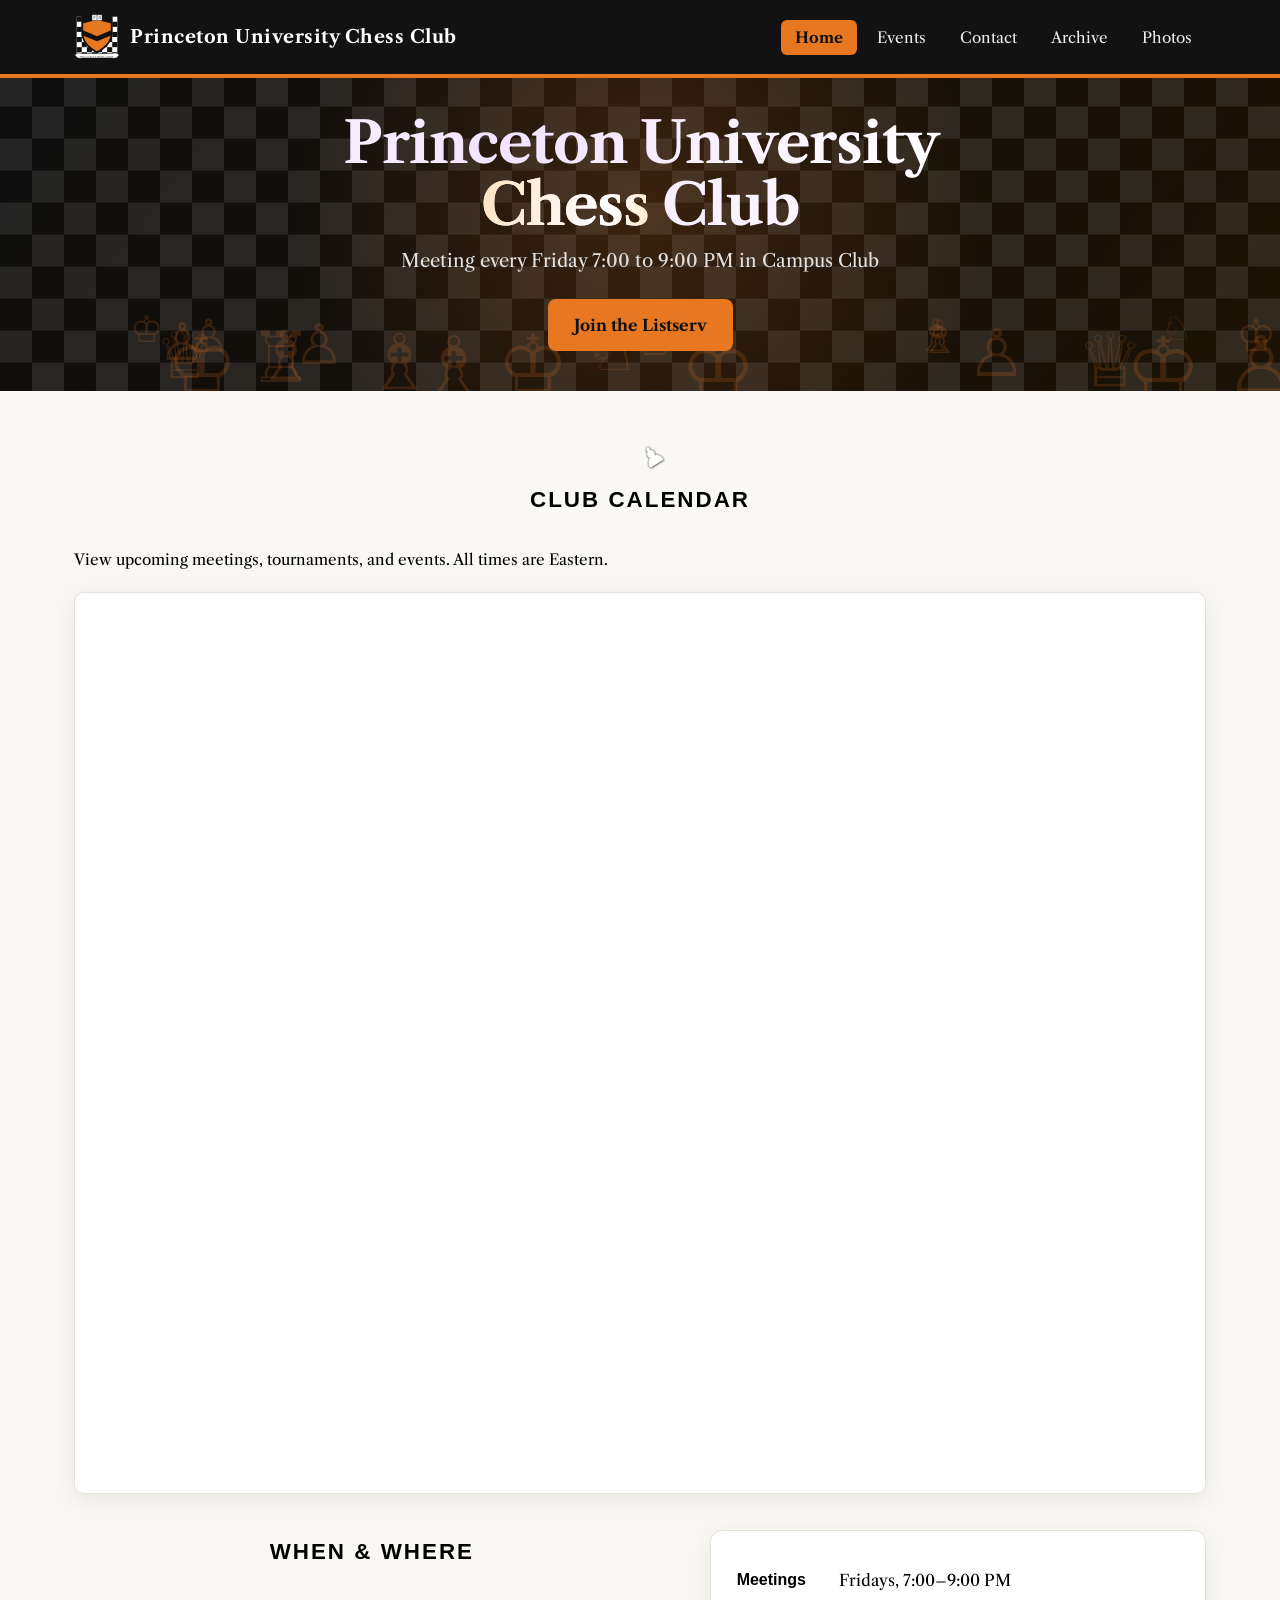
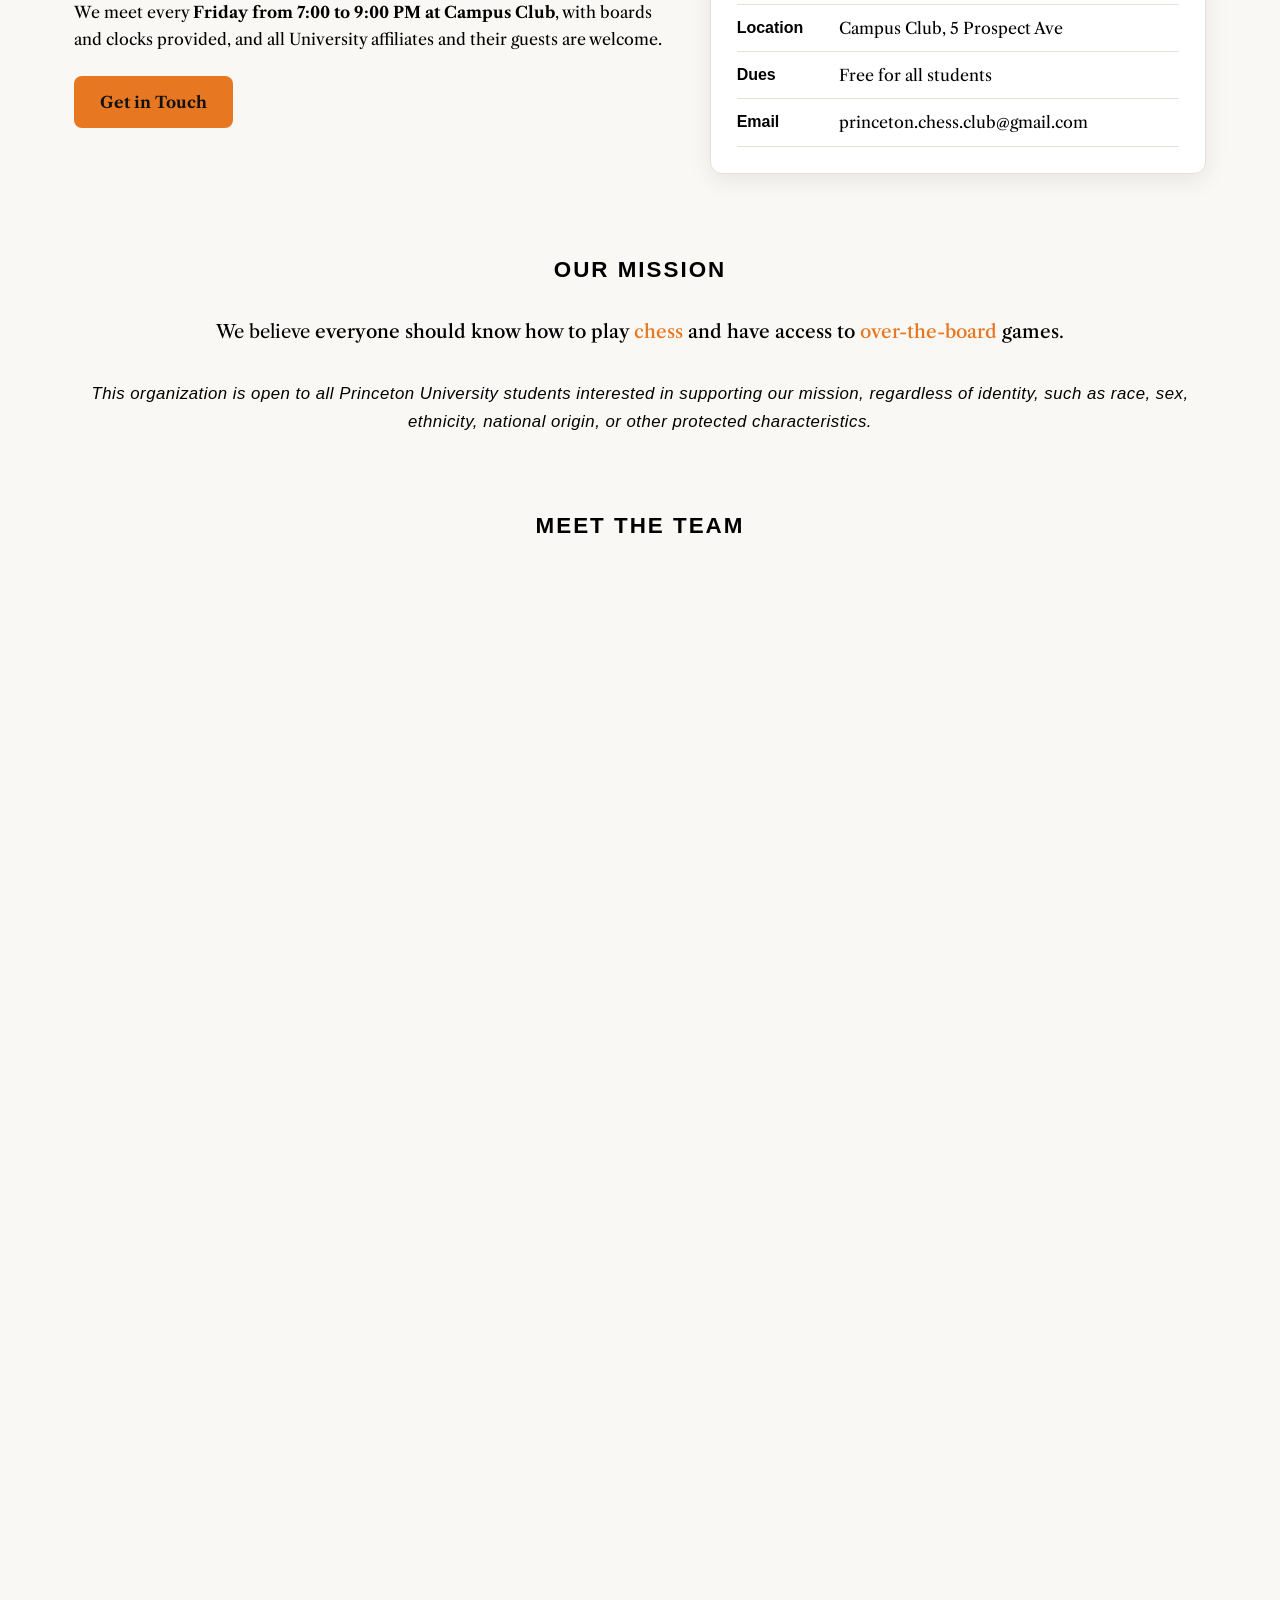
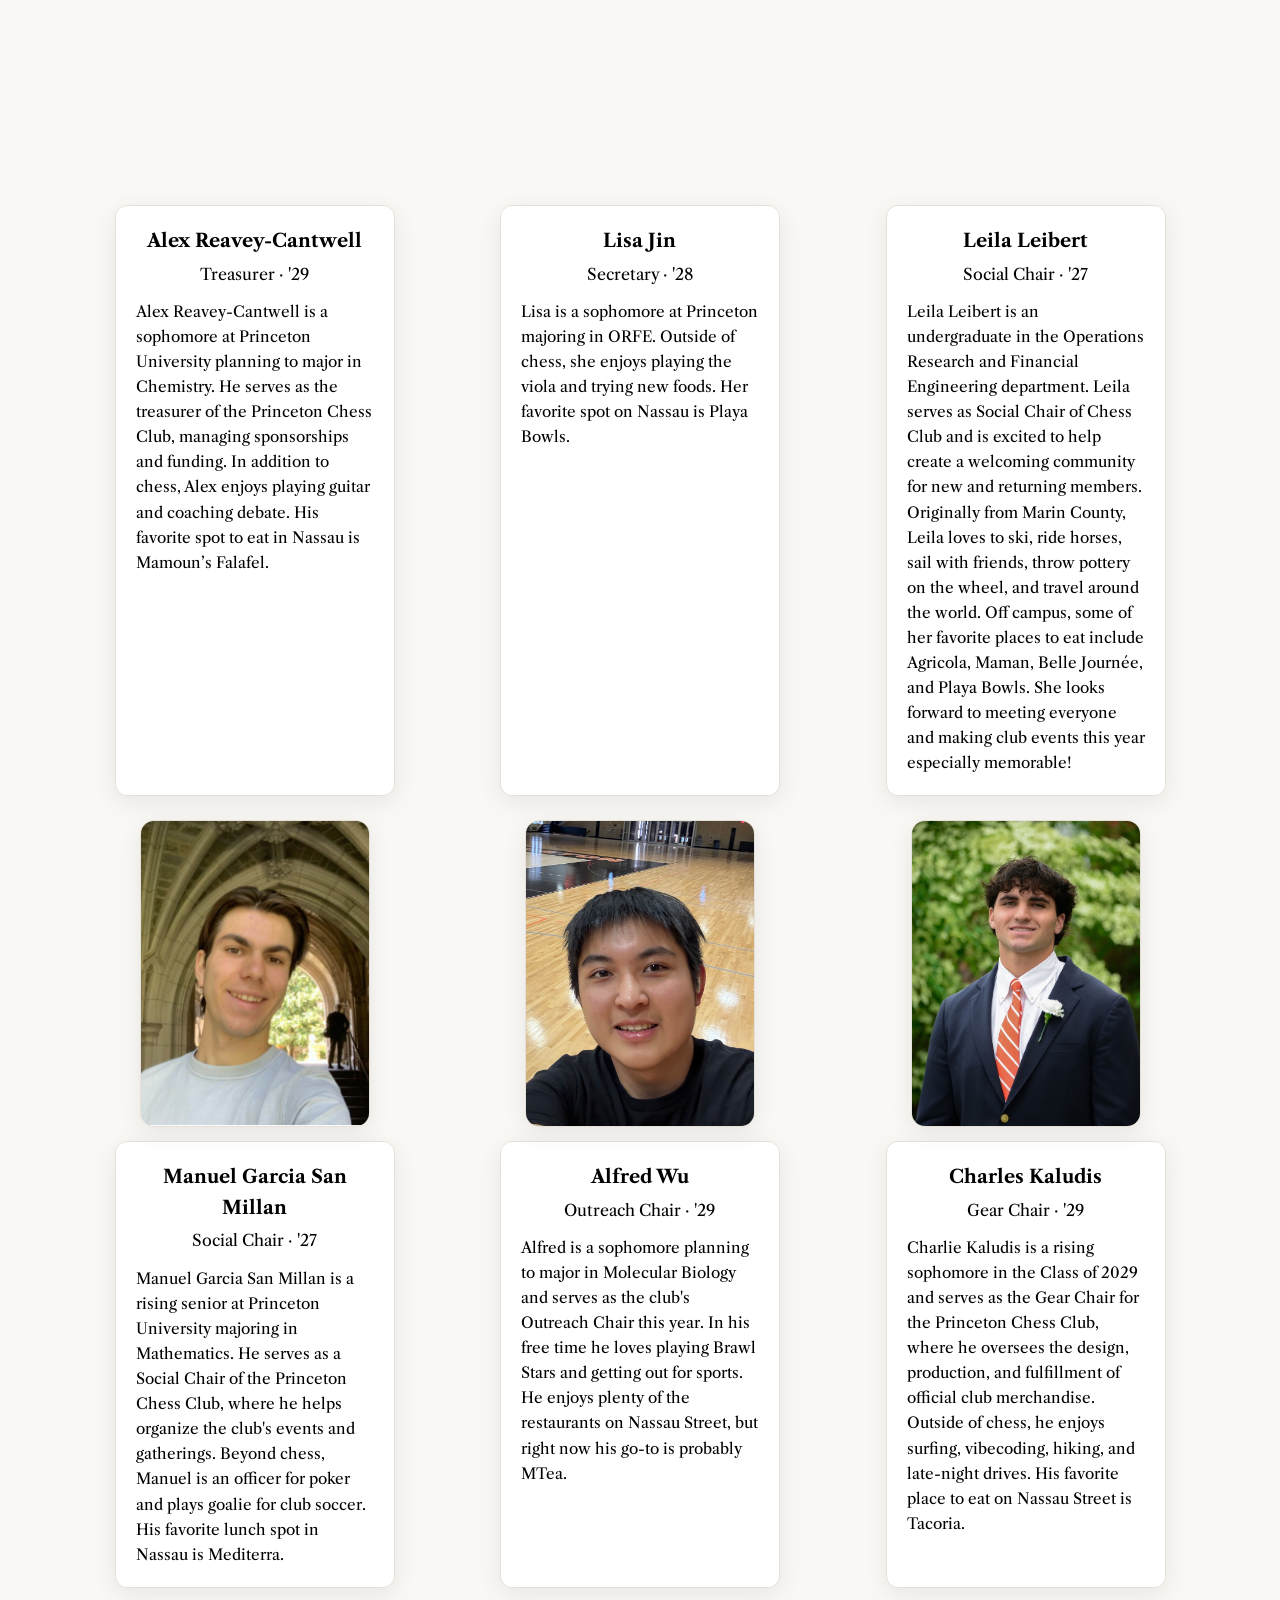
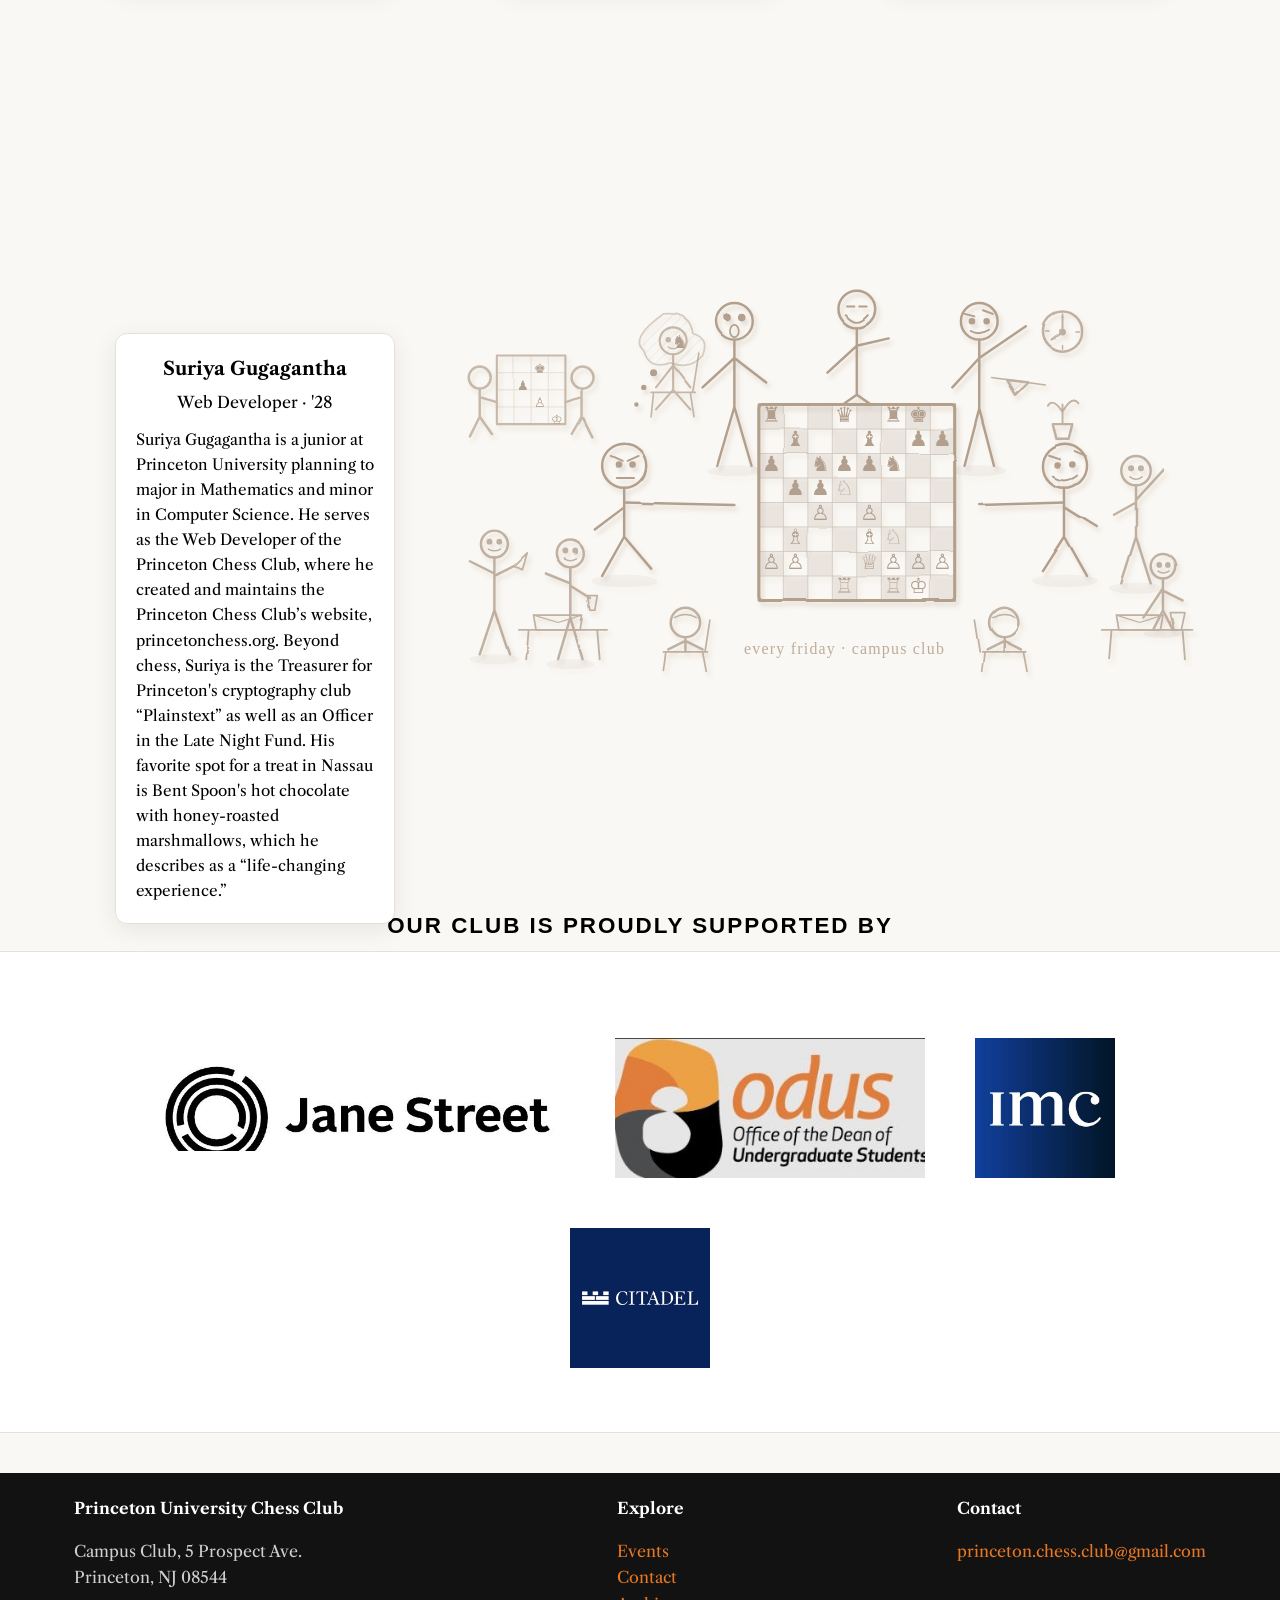
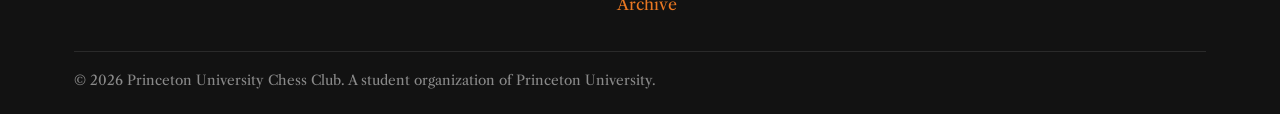
<file: index.html>
<!DOCTYPE html>
<!--
  HOME PAGE  (index.html)
  =======================
  This is the page that loads when someone visits the site root.
  Structure, top to bottom:
    - <nav>      the navigation bar (same on every page)
    - <header>   the animated "hero" banner
    - Mission    who we are / what we stand for
    - Sponsors   the two supporter logos (pulled from the original site)
    - Officers   "Meet the team" cards
    - Meetings   when/where + how to join the listserv
    - <footer>   address + contact (same on every page)
  All styling lives in styles.css; all behaviour lives in script.js.
-->
<html lang="en">
<head>
<meta charset="UTF-8">
<meta name="viewport" content="width=device-width, initial-scale=1">
<title>Princeton University Chess Club</title>
<link rel="stylesheet" href="styles.css">
</head>
<body>

<!-- NAVIGATION BAR — these four links mirror the original site.
     The link for the current page gets class="active" so it's highlighted. -->
<nav class="nav">
  <div class="nav-inner">
    <a href="index.html" class="nav-brand"><img class="brand-logo" src="logo.svg" alt="Princeton Chess Club logo"> Princeton University Chess Club</a>
    <button class="nav-toggle" aria-label="Menu">&#9776;</button>
    <ul class="nav-links">
      <li><a href="index.html" class="active">Home</a></li>
      <li><a href="events.html">Events</a></li>
      <li><a href="contact.html">Contact</a></li>
      <li><a href="archive.html">Archive</a></li>
      <li><a href="photos.html">Photos</a></li>
    </ul>
  </div>
</nav>

<!-- HERO — the animated banner. The orange "Chess" is the shimmering word. -->
<header class="hero">
  <h1>Princeton University<br><span class="shimmer">Chess</span> Club</h1>
  <p>Meeting every Friday 7:00 to 9:00 PM in Campus Club</p>
  <a href="contact.html" class="btn">Join the Listserv</a>
</header>

<!-- Decorative wavy divider between the dark hero and the light page -->
<svg class="wave" viewBox="0 0 1440 70" preserveAspectRatio="none" aria-hidden="true">
  <path d="M0,40 C240,80 480,0 720,30 C960,60 1200,10 1440,40 L1440,70 L0,70 Z"></path>
</svg>

<main>
<!-- Curvy "spine" SVG path that snakes top-to-bottom through the subheaders.
     The path is drawn by script.js so it always tracks the real header positions. -->
<svg class="spine" aria-hidden="true" preserveAspectRatio="none">
  <path class="spine-path" d=""></path>
</svg>

<!-- GOOGLE CALENDAR -->
<section class="container" style="padding-top:18px;padding-bottom:18px;">
  <h2 class="section-title">Club Calendar</h2>
  <p class="calendar-subtitle">View upcoming meetings, tournaments, and events. All times are Eastern.</p>
  <div class="calendar-wrapper">
    <iframe
      src="https://calendar.google.com/calendar/embed?src=princeton.chess.club%40gmail.com&ctz=America%2FNew_York&showTitle=0&showNav=1&showDate=1&showPrint=0&showTabs=1&showCalendars=0&showTz=1&mode=MONTH"
      class="calendar-embed"
      style="width:100%;height:900px;border:0;"
      width="100%"
      height="900"
      frameborder="0"
      scrolling="no"
      title="Princeton Chess Club Google Calendar"
    ></iframe>
  </div>
</section>

<!-- MEETINGS + JOIN -->
<section class="container" style="padding-top:18px;">
  <div class="split">
    <div>
      <p class="eyebrow">Come By</p>
      <h2 class="section-title">When &amp; where</h2>
      <p>We meet every <b>Friday from 7:00 to 9:00 PM at Campus Club</b>, with boards and clocks provided, and all University affiliates and their guests are welcome.</p>
      <a href="contact.html" class="btn" style="margin-top:8px;">Get in Touch</a>
    </div>
    <div class="card">
      <ul class="info-list">
        <li><b>Meetings</b><span>Fridays, 7:00&ndash;9:00 PM</span></li>
        <li><b>Location</b><span>Campus Club, 5 Prospect Ave</span></li>
        <li><b>Dues</b><span>Free for all students</span></li>
        <li><b>Email</b><span>princeton.chess.club@gmail.com</span></li>
      </ul>
    </div>
  </div>
</section>

<!-- MISSION SECTION -->
<section class="container" id="mission" style="padding-top:18px;padding-bottom:18px;">
  <h2 class="section-title">Our mission</h2>
  <p class="mission-statement">
    We believe <b>everyone should know how to play <span class="accent">chess</span> and have access to <span class="accent">over-the-board</span>&nbsp;games</b>.
  </p>

  <p class="section-sub" style="margin-top:34px; font-style:italic;">
    This organization is open to all Princeton University students interested in supporting our mission,
    regardless of identity, such as race, sex, ethnicity, national origin, or other protected characteristics.
  </p>
</section>

<!-- OFFICERS — the current board. Cards use class="tilt" for the 3D hover effect.
     Most use a monogram avatar; Oren has a real photo from the original site. -->
<section class="container" style="padding-top:18px;padding-bottom:18px;">
  <h2 class="section-title">Meet the team</h2>

  <div class="grid cols-3">
    <div class="member-stack tilt">
      <div class="photo-frame member-photo">
        <img class="photo" data-label="Merric Hu" src="images/merric-hu.jpg" alt="Merric Hu">
      </div>
      <div class="card member-info">
        <h3>Merric Hu</h3><div class="role">Co-President &middot; '28</div>
        <p class="bio">Merric is an ORFE major in Princeton's Class of 2028 and serves as Co-President for the Princeton Chess Club. Outside of chess, he enjoys golfing, playing tennis, and running. His favorite place to eat on Nassau is SC House.</p>
      </div>
    </div>
    <div class="member-stack tilt">
      <div class="photo-frame member-photo">
        <img class="photo" data-label="Steve Ta" src="steve.jpg" alt="Steve Ta" style="object-position: 72% 60%;">
      </div>
      <div class="card member-info">
        <h3>Steve Ta</h3><div class="role">Co-President &middot; '28</div>
        <p class="bio">Steve Ta is a Computer Science major in the Class of 2028 and serves as Co-President of the Princeton Chess Club. Outside of chess, he enjoys soccer, GPT, and Claude-maxxing. His favorite place on Nassau Street is SC House.</p>
      </div>
    </div>
    <div class="member-stack tilt">
      <div class="photo-frame member-photo">
        <img class="photo" data-label="Quinn Blumenthal" src="images/princeton-blitz.jpg" alt="Quinn Blumenthal">
      </div>
      <div class="card member-info">
        <h3>Quinn Blumenthal</h3><div class="role">Vice President &middot; '28</div>
        <p class="bio">Quinn Blumenthal is a junior at Princeton University majoring in Physics with a minor in Statistics and Machine Learning. He is the Vice President of the Princeton Chess Club and teaches chess classes at the Princeton Adult School. Along with chess, Quinn plays percussion in the African Music Ensembles and is on the executive board of Sunrise Princeton, where he works on local climate activism and environmental justice efforts. He also enjoys running, cycling, swimming, and otherwise spending time outdoors.</p>
      </div>
    </div>
    <div class="member-stack tilt">
      <div class="photo-frame member-photo">
        <img class="photo" data-label="Alex Reavey-Cantwell" src="alex.png" alt="Alex Reavey-Cantwell">
      </div>
      <div class="card member-info">
        <h3>Alex Reavey-Cantwell</h3><div class="role">Treasurer &middot; '29</div>
        <p class="bio">Alex Reavey-Cantwell is a sophomore at Princeton University planning to major in Chemistry. He serves as the treasurer of the Princeton Chess Club, managing sponsorships and funding. In addition to chess, Alex enjoys playing guitar and coaching debate. His favorite spot to eat in Nassau is Mamoun&rsquo;s Falafel.</p>
      </div>
    </div>
    <div class="member-stack tilt">
      <div class="photo-frame member-photo">
        <img class="photo" data-label="Lisa Jin" src="lisa.jpg" alt="Lisa Jin">
      </div>
      <div class="card member-info">
        <h3>Lisa Jin</h3><div class="role">Secretary &middot; '28</div>
        <p class="bio">Lisa is a sophomore at Princeton majoring in ORFE. Outside of chess, she enjoys playing the viola and trying new foods. Her favorite spot on Nassau is Playa Bowls.</p>
      </div>
    </div>
    <div class="member-stack tilt">
      <div class="photo-frame member-photo">
        <img class="photo" data-label="Leila Leibert" src="IMG_0847.jpeg" alt="Leila Leibert" style="object-position: center 60%;">
      </div>
      <div class="card member-info">
        <h3>Leila Leibert</h3><div class="role">Social Chair &middot; '27</div>
        <p class="bio">Leila Leibert is an undergraduate in the Operations Research and Financial Engineering department. Leila serves as Social Chair of Chess Club and is excited to help create a welcoming community for new and returning members. Originally from Marin County, Leila loves to ski, ride horses, sail with friends, throw pottery on the wheel, and travel around the world. Off campus, some of her favorite places to eat include Agricola, Maman, Belle Journ&eacute;e, and Playa Bowls. She looks forward to meeting everyone and making club events this year especially memorable!</p>
      </div>
    </div>
    <div class="member-stack tilt">
      <div class="photo-frame member-photo">
        <img class="photo" data-label="Manuel Garcia San Millan" src="manuel.png" alt="Manuel Garcia San Millan">
      </div>
      <div class="card member-info">
        <h3>Manuel Garcia San Millan</h3><div class="role">Social Chair &middot; '27</div>
        <p class="bio">Manuel Garcia San Millan is a rising senior at Princeton University majoring in Mathematics. He serves as a Social Chair of the Princeton Chess Club, where he helps organize the club's events and gatherings. Beyond chess, Manuel is an officer for poker and plays goalie for club soccer. His favorite lunch spot in Nassau is Mediterra.</p>
      </div>
    </div>
    <div class="member-stack tilt">
      <div class="photo-frame member-photo">
        <img class="photo" data-label="Alfred Wu" src="alfred.jpg" alt="Alfred Wu">
      </div>
      <div class="card member-info">
        <h3>Alfred Wu</h3><div class="role">Outreach Chair &middot; '29</div>
        <p class="bio">Alfred is a sophomore planning to major in Molecular Biology and serves as the club's Outreach Chair this year. In his free time he loves playing Brawl Stars and getting out for sports. He enjoys plenty of the restaurants on Nassau Street, but right now his go-to is probably MTea.</p>
      </div>
    </div>
    <div class="member-stack tilt">
      <div class="photo-frame member-photo">
        <img class="photo" data-label="Charles Kaludis" src="charlie.jpg" alt="Charles Kaludis">
      </div>
      <div class="card member-info">
        <h3>Charles Kaludis</h3><div class="role">Gear Chair &middot; '29</div>
        <p class="bio">Charlie Kaludis is a rising sophomore in the Class of 2029 and serves as the Gear Chair for the Princeton Chess Club, where he oversees the design, production, and fulfillment of official club merchandise. Outside of chess, he enjoys surfing, vibecoding, hiking, and late-night drives. His favorite place to eat on Nassau Street is Tacoria.</p>
      </div>
    </div>
    <div class="member-stack tilt">
      <div class="photo-frame member-photo">
        <img class="photo" data-label="Suriya Gugagantha" src="suriya.jpg" alt="Suriya Gugagantha">
      </div>
      <div class="card member-info">
        <h3>Suriya Gugagantha</h3><div class="role">Web Developer &middot; '28</div>
        <p class="bio">Suriya Gugagantha is a junior at Princeton University planning to major in Mathematics and minor in Computer Science. He serves as the Web Developer of the Princeton Chess Club, where he created and maintains the Princeton Chess Club&rsquo;s website, princetonchess.org. Beyond chess, Suriya is the Treasurer for Princeton's cryptography club &ldquo;Plainstext&rdquo; as well as an Officer in the Late Night Fund. His favorite spot for a treat in Nassau is Bent Spoon's hot chocolate with honey-roasted marshmallows, which he describes as a &ldquo;life-changing experience.&rdquo;</p>
      </div>
    </div>

    <!-- Etched stick-figure scene filling the empty cells beside Suriya.
         Inline SVG line-art with a hand-drawn jitter filter and multiply blend
         so it sinks into the page's gradients and the spine line rather than
         sitting on top like a pasted image. -->
    <figure class="etch-scene" aria-label="A sketch of a lively chess club meeting around a board mid-game">
      <svg viewBox="-70 0 600 340" xmlns="http://www.w3.org/2000/svg" role="img">
        <defs>
          <filter id="pencil" x="-18%" y="-18%" width="136%" height="136%">
            <feTurbulence type="fractalNoise" baseFrequency="0.018 0.015" numOctaves="2" seed="7" result="n"/>
            <feDisplacementMap in="SourceGraphic" in2="n" scale="2.1" xChannelSelector="R" yChannelSelector="G"/>
            <feDropShadow dx="2.4" dy="3.4" stdDeviation="1.8" flood-color="#5a3a1c" flood-opacity="0.3"/>
          </filter>
          <pattern id="hatch" width="6" height="6" patternTransform="rotate(45)" patternUnits="userSpaceOnUse">
            <line x1="0" y1="0" x2="0" y2="6" stroke="currentColor" stroke-width="0.9" opacity="0.5"/>
          </pattern>
          <!-- checkerboard shading: two translucent squares tiled across the board -->
          <pattern id="board" width="40" height="40" patternUnits="userSpaceOnUse" patternTransform="translate(170 118)">
            <rect width="20" height="20" fill="currentColor" opacity="0.16"/>
            <rect x="20" y="20" width="20" height="20" fill="currentColor" opacity="0.16"/>
          </pattern>
        </defs>

        <g class="etch-ink" filter="url(#pencil)" fill="none"
           stroke="currentColor" stroke-width="2" stroke-linecap="round" stroke-linejoin="round">

          <!-- ground shadows for dimension (drawn first, so they sit underneath) -->
          <g stroke="none" fill="currentColor" opacity="0.1">
            <ellipse cx="60" cy="262" rx="27" ry="5"/>
            <ellipse cx="420" cy="262" rx="27" ry="5"/>
            <ellipse cx="150" cy="172" rx="22" ry="4.5"/>
            <ellipse cx="350" cy="172" rx="22" ry="4.5"/>
            <ellipse cx="478" cy="268" rx="22" ry="4.5"/>
            <ellipse cx="-46" cy="326" rx="20" ry="4"/>
            <ellipse cx="16" cy="330" rx="20" ry="4"/>
            <ellipse cx="500" cy="305" rx="16" ry="3.5"/>
          </g>

          <!-- ===== the board ===== -->
          <rect x="170" y="118" width="160" height="160" fill="url(#board)"/>
          <rect x="170" y="118" width="160" height="160" rx="3" stroke-width="2.4"/>
          <!-- grid lines -->
          <g stroke-width="0.6" opacity="0.55">
            <line x1="190" y1="118" x2="190" y2="278"/><line x1="210" y1="118" x2="210" y2="278"/>
            <line x1="230" y1="118" x2="230" y2="278"/><line x1="250" y1="118" x2="250" y2="278"/>
            <line x1="270" y1="118" x2="270" y2="278"/><line x1="290" y1="118" x2="290" y2="278"/>
            <line x1="310" y1="118" x2="310" y2="278"/>
            <line x1="170" y1="138" x2="330" y2="138"/><line x1="170" y1="158" x2="330" y2="158"/>
            <line x1="170" y1="178" x2="330" y2="178"/><line x1="170" y1="198" x2="330" y2="198"/>
            <line x1="170" y1="218" x2="330" y2="218"/><line x1="170" y1="238" x2="330" y2="238"/>
            <line x1="170" y1="258" x2="330" y2="258"/>
          </g>

          <!-- ===== seated player, LEFT (deep in concentration) ===== -->
          <circle cx="60" cy="168" r="18"/>
          <path d="M60 186 L60 226 M60 226 L42 258 M60 226 L82 252"/>
          <path d="M60 198 L150 200 M60 202 L36 220"/>
          <g class="face furrow">
            <path d="M49 160 L58 164 M71 160 L62 164" stroke-width="1.6"/>
            <circle cx="55" cy="167" r="1.7" fill="currentColor"/><circle cx="66" cy="167" r="1.7" fill="currentColor"/>
            <path d="M54 178 L68 178" stroke-width="1.6"/>
          </g>

          <!-- ===== seated player, RIGHT (confident smirk, talking) ===== -->
          <circle cx="420" cy="168" r="18"/>
          <path d="M420 186 L420 226 M420 226 L402 254 M420 226 L438 258"/>
          <path d="M420 198 L350 200 M420 202 L446 218"/>
          <g class="face talk">
            <path d="M407 159 L416 162 M428 156 L437 160" stroke-width="1.6"/>
            <circle cx="414" cy="167" r="1.7" fill="currentColor"/><circle cx="426" cy="167" r="1.7" fill="currentColor"/>
            <path d="M410 176 Q420 184 430 176" stroke-width="1.6"/>
          </g>

          <!-- ===== onlooker, top-left (gasping "wow") ===== -->
          <circle cx="150" cy="50" r="15"/>
          <path d="M150 65 L150 120 M150 120 L136 168 M150 120 L164 168 M150 80 L124 104 M150 80 L176 100"/>
          <g class="face">
            <circle cx="144" cy="47" r="2.1" fill="currentColor"/><circle cx="156" cy="47" r="2.1" fill="currentColor"/>
            <ellipse class="gasp" cx="150" cy="58" rx="3.6" ry="5" stroke-width="1.4"/>
          </g>

          <!-- ===== onlooker, top-centre (big grin, blinking) ===== -->
          <circle cx="250" cy="40" r="15"/>
          <path d="M250 55 L250 110 M250 110 L240 117 M250 110 L260 117 M250 70 L226 92 M250 70 L276 64"/>
          <g class="face">
            <g class="blink"><path d="M242 38 L248 38 M252 38 L258 38" stroke-width="1.6"/></g>
            <path d="M241 45 Q250 56 259 45" stroke-width="1.6"/>
          </g>

          <!-- ===== onlooker, top-right (raised brow, pointing) ===== -->
          <circle cx="350" cy="50" r="15"/>
          <path d="M350 65 L350 122 M350 122 L338 168 M350 122 L362 168 M350 80 L328 104 M350 80 L388 54"/>
          <g class="face">
            <path d="M338 44 L346 46" stroke-width="1.6"/><path d="M353 41 L361 44" stroke-width="1.6"/>
            <circle cx="344" cy="50" r="1.7" fill="currentColor"/><circle cx="356" cy="50" r="1.7" fill="currentColor"/>
            <path d="M343 58 Q350 62 358 57" stroke-width="1.5"/>
          </g>

          <!-- guy sitting & watching in the background, now on a chair -->
          <g opacity="0.72" stroke-width="1.7">
            <!-- chair -->
            <path d="M82 108 L118 108 M116 108 L121 76 M84 108 L82 128 M114 108 L117 128" stroke-width="1.4"/>
            <circle cx="100" cy="66" r="11"/>
            <path d="M100 77 L100 106 M100 106 L86 122 M100 106 L114 122"/>
            <path d="M100 86 L86 104 M100 86 L114 104"/>
            <circle cx="96" cy="65" r="1.4" fill="currentColor"/><circle cx="104" cy="65" r="1.4" fill="currentColor"/>
            <path d="M96 71 Q100 74 104 71" stroke-width="1.2"/>
          </g>

          <!-- thought bubble (knight) belonging to the LEFT player, deep in thought -->
          <g stroke-width="1.4">
            <path d="M92 44 q22 -2 24 16 q14 4 8 18 q-10 12 -26 6 q-18 6 -22 -10 q-12 -10 16 -30 Z" fill="url(#hatch)" opacity="0.5"/>
            <circle cx="84" cy="92" r="2.2" fill="currentColor"/><circle cx="76" cy="104" r="1.5" fill="currentColor"/>
            <circle cx="70" cy="118" r="1.1" fill="currentColor"/>
          </g>

          <!-- two spectators in chairs flanking the caption, seen from behind -->
          <g opacity="0.8">
            <!-- left spectator, clear of the caption text -->
            <path d="M92 320 L128 320 M126 320 L130 294 M94 320 L92 336 M124 320 L127 336" stroke-width="1.4"/>
            <circle cx="110" cy="296" r="12"/>
            <path d="M110 308 L110 320 M110 311 L96 318 M110 311 L124 318"/>
            <path d="M101 292 Q110 287 119 292" stroke-width="1.2"/><!-- back of head / collar -->
            <!-- right spectator, clear of the caption text -->
            <path d="M352 320 L388 320 M350 320 L346 294 M354 320 L352 336 M386 320 L389 336" stroke-width="1.4"/>
            <circle cx="370" cy="296" r="12"/>
            <path d="M370 308 L370 320 M370 311 L356 318 M370 311 L384 318"/>
            <path d="M361 292 Q370 287 379 292" stroke-width="1.2"/>
          </g>

          <!-- props filling the upper-right: wall clock, pennant & a plant -->
          <g opacity="0.8">
            <!-- clock reading ~7:00 (meeting time) -->
            <circle cx="418" cy="58" r="16"/>
            <circle cx="418" cy="58" r="1.8" fill="currentColor"/>
            <path d="M418 58 L418 46 M418 58 L409 65" stroke-width="1.6"/>
            <path d="M418 44 L418 47 M432 58 L429 58 M418 72 L418 69 M404 58 L407 58" stroke-width="1.2"/>
            <!-- little pennant on a string -->
            <path d="M360 96 L404 102" stroke-width="1.2"/>
            <path d="M372 98 L390 100 L379 110 Z" fill="url(#hatch)"/>
            <!-- potted plant -->
            <path d="M410 134 L426 134 L423 146 L413 146 Z"/>
            <path d="M418 134 L418 118 M418 124 Q410 112 406 119 M418 124 Q426 110 431 117" stroke-width="1.5"/>
          </g>

          <!-- a SECOND game going on in the background (upper-left), smaller -->
          <g opacity="0.7">
            <rect x="-44" y="78" width="56" height="56" stroke-width="1.7"/>
            <g stroke-width="0.6" opacity="0.5">
              <path d="M-30 78 L-30 134 M-16 78 L-16 134 M-2 78 L-2 134"/>
              <path d="M-44 92 L12 92 M-44 106 L12 106 M-44 120 L12 120"/>
            </g>
            <circle cx="-58" cy="96" r="9"/>
            <path d="M-58 105 L-58 128 M-58 128 L-66 144 M-58 128 L-48 142 M-58 112 L-44 116"/>
            <circle cx="26" cy="96" r="9"/>
            <path d="M26 105 L26 128 M26 128 L18 142 M26 128 L34 144 M26 112 L12 116"/>
          </g>

          <!-- friends hanging out & eating (lower-left), pizza on a side table -->
          <g opacity="0.8">
            <!-- standing friend with a pizza slice -->
            <circle cx="-46" cy="232" r="11"/>
            <path d="M-46 243 L-46 286 M-46 286 L-58 322 M-46 286 L-34 322 M-46 256 L-66 246 M-46 258 L-30 250"/>
            <path d="M-30 250 L-20 240 L-24 253 Z" stroke-width="1.4"/><!-- slice -->
            <circle cx="-50" cy="230" r="1.4" fill="currentColor"/><circle cx="-42" cy="230" r="1.4" fill="currentColor"/>
            <path d="M-51 236 Q-46 239 -41 236" stroke-width="1.2"/>
            <!-- friend with a drink, chatting -->
            <circle cx="16" cy="240" r="11"/>
            <path d="M16 251 L16 292 M16 292 L6 326 M16 292 L26 326 M16 264 L-4 256 M16 266 L32 276"/>
            <path d="M30 274 L38 274 L36 286 L32 286 Z" stroke-width="1.4"/><!-- cup -->
            <circle cx="12" cy="238" r="1.4" fill="currentColor"/><circle cx="20" cy="238" r="1.4" fill="currentColor"/>
            <path d="M11 244 Q16 247 21 244" stroke-width="1.2"/>
            <!-- side table with an open pizza box -->
            <path d="M-26 302 L46 302 M-18 302 L-20 326 M38 302 L40 326" stroke-width="1.5"/>
            <path d="M-14 290 L26 290 L24 302 L-12 302 Z" stroke-width="1.4"/>
            <path d="M-14 290 L6 296 L26 290" stroke-width="1"/>
          </g>

          <!-- RIGHT side: a friend waving people over + a refreshments table -->
          <g opacity="0.8">
            <!-- welcomer, waving -->
            <circle cx="478" cy="172" r="12"/>
            <path d="M478 184 L478 226 M478 226 L466 264 M478 226 L490 264 M478 198 L460 208 M478 196 L500 172"/>
            <circle cx="474" cy="170" r="1.5" fill="currentColor"/><circle cx="482" cy="170" r="1.5" fill="currentColor"/>
            <path d="M473 177 Q478 181 483 177" stroke-width="1.3"/>
            <!-- person reaching for a slice -->
            <circle cx="500" cy="250" r="10"/>
            <path d="M500 260 L500 286 M500 286 L492 302 M500 286 L508 302 M500 268 L484 292 M500 270 L516 278"/>
            <circle cx="497" cy="249" r="1.3" fill="currentColor"/><circle cx="504" cy="249" r="1.3" fill="currentColor"/>
            <path d="M496 254 Q500 257 505 254" stroke-width="1.2"/>
            <!-- refreshments table with pizza box & a jug -->
            <path d="M450 302 L524 302 M458 302 L456 326 M516 302 L518 326" stroke-width="1.5"/>
            <path d="M462 290 L500 290 L498 302 L464 302 Z" stroke-width="1.4"/>
            <path d="M462 290 L481 296 L500 290" stroke-width="1"/>
            <path d="M506 288 L518 288 L515 302 L509 302 Z" stroke-width="1.4"/>
          </g>
        </g>

        <!-- ===== an intricate middlegame (Sicilian-flavoured: knight on the d5
             outpost, fianchettoed bishops, both kings castled, pawns locked) —
             outline glyphs = white, solid = black ===== -->
        <g class="etch-pieces" fill="currentColor" text-anchor="middle"
           font-family="'Segoe UI Symbol','Noto Sans Symbols2','Arial Unicode MS',serif" font-size="17">
          <!-- black pieces -->
          <text x="180" y="132">&#9820;</text><!-- Ra8 -->
          <text x="240" y="132">&#9819;</text><!-- Qd8 -->
          <text x="280" y="132">&#9820;</text><!-- Rf8 -->
          <text x="300" y="132">&#9818;</text><!-- Kg8 -->
          <text x="200" y="152">&#9821;</text><!-- Bb7 -->
          <text x="260" y="152">&#9821;</text><!-- Be7 -->
          <text x="300" y="152">&#9823;</text><!-- g7 -->
          <text x="320" y="152">&#9823;</text><!-- h7 -->
          <text x="180" y="172">&#9823;</text><!-- a6 -->
          <text x="220" y="172">&#9822;</text><!-- Nc6 -->
          <text x="240" y="172">&#9823;</text><!-- d6 -->
          <text x="260" y="172">&#9823;</text><!-- e6 -->
          <text x="280" y="172">&#9822;</text><!-- Nf6 -->
          <text x="200" y="192">&#9823;</text><!-- b5 -->
          <text x="220" y="192">&#9823;</text><!-- c5 -->
          <!-- white pieces -->
          <text x="240" y="192">&#9816;</text><!-- Nd5 outpost -->
          <text x="220" y="212">&#9817;</text><!-- c4 -->
          <text x="260" y="212">&#9817;</text><!-- e4 -->
          <text x="200" y="232">&#9815;</text><!-- Bb3 -->
          <text x="260" y="232">&#9815;</text><!-- Be3 -->
          <text x="280" y="232">&#9816;</text><!-- Nf3 -->
          <text x="180" y="252">&#9817;</text><!-- a2 -->
          <text x="200" y="252">&#9817;</text><!-- b2 -->
          <text x="260" y="252">&#9813;</text><!-- Qe2 -->
          <text x="280" y="252">&#9817;</text><!-- f2 -->
          <text x="300" y="252">&#9817;</text><!-- g2 -->
          <text x="320" y="252">&#9817;</text><!-- h2 -->
          <text x="240" y="272">&#9814;</text><!-- Rd1 -->
          <text x="280" y="272">&#9814;</text><!-- Rf1 -->
          <text x="300" y="272">&#9812;</text><!-- Kg1 -->
          <!-- background game pieces -->
          <g font-size="11">
            <text x="-9" y="92">&#9818;</text><text x="-23" y="106">&#9823;</text>
            <text x="-9" y="120">&#9817;</text><text x="5" y="134">&#9812;</text>
          </g>
        </g>

        <!-- knight glyph inside the LEFT player's thought bubble -->
        <text x="106" y="72" fill="currentColor" text-anchor="middle"
              font-family="'Segoe UI Symbol','Noto Sans Symbols2',serif" font-size="15">&#9822;</text>

        <!-- etched caption -->
        <text x="240" y="322" class="etch-caption" text-anchor="middle">every friday &middot; campus club</text>
      </svg>

      <!-- speech bubbles overlay — same viewBox so coords line up; full opacity,
           white fill + black text, popping in turn on top of the faded sketch. -->
      <svg class="etch-bubbles" viewBox="-70 0 600 340" xmlns="http://www.w3.org/2000/svg" aria-hidden="true">
        <!-- RIGHT player: "Check!" -->
        <g class="bub" style="animation-delay:0s">
          <path d="M412 126 L420 150 L424 124 Z" fill="#fff" stroke="#111" stroke-width="2"/>
          <rect x="372" y="98" width="66" height="28" rx="9" fill="#fff" stroke="#111" stroke-width="2"/>
          <text x="405" y="117">Check!</text>
        </g>
        <!-- CENTRE grinner: "Let's go!!" -->
        <g class="bub" style="animation-delay:1.7s">
          <path d="M244 104 L250 60 L256 104 Z" fill="#fff" stroke="#111" stroke-width="2"/>
          <rect x="214" y="80" width="74" height="28" rx="9" fill="#fff" stroke="#111" stroke-width="2"/>
          <text x="251" y="99">Let's go!!</text>
        </g>
        <!-- POINTING onlooker: "Mate in 3?" -->
        <g class="bub" style="animation-delay:3.4s">
          <path d="M338 30 L352 46 L330 30 Z" fill="#fff" stroke="#111" stroke-width="2"/>
          <rect x="266" y="6" width="88" height="26" rx="9" fill="#fff" stroke="#111" stroke-width="2"/>
          <text x="310" y="24">Mate in 3?</text>
        </g>
        <!-- GASP onlooker: "No way!" -->
        <g class="bub" style="animation-delay:5.1s">
          <path d="M120 34 L150 46 L122 22 Z" fill="#fff" stroke="#111" stroke-width="2"/>
          <rect x="56" y="10" width="70" height="26" rx="9" fill="#fff" stroke="#111" stroke-width="2"/>
          <text x="91" y="28">No way!</text>
        </g>
        <!-- BACKGROUND guy (silly): "When's the pizza getting here?" -->
        <g class="bub" style="animation-delay:6.8s">
          <path d="M92 122 L100 84 L108 122 Z" fill="#fff" stroke="#111" stroke-width="2"/>
          <rect x="-18" y="100" width="170" height="26" rx="9" fill="#fff" stroke="#111" stroke-width="2"/>
          <text x="67" y="118" style="font-size:11px">When's the pizza getting here?</text>
        </g>
        <!-- FRONT spectator (silly): "wait whose turn is it" -->
        <g class="bub" style="animation-delay:8.5s">
          <path d="M364 282 L370 300 L382 284 Z" fill="#fff" stroke="#111" stroke-width="2"/>
          <rect x="312" y="256" width="128" height="26" rx="9" fill="#fff" stroke="#111" stroke-width="2"/>
          <text x="376" y="274" style="font-size:11px">wait whose turn is it</text>
        </g>
        <!-- LEFT player (silly): "shhh I'm thinking" -->
        <g class="bub" style="animation-delay:10.2s">
          <path d="M58 138 L60 152 L72 140 Z" fill="#fff" stroke="#111" stroke-width="2"/>
          <rect x="8" y="114" width="116" height="26" rx="9" fill="#fff" stroke="#111" stroke-width="2"/>
          <text x="66" y="132">shhh… thinking</text>
        </g>
      </svg>
    </figure>
  </div>
</section>

<!-- SPONSORS -->
<p class="eyebrow sponsors-label">Our Club is Proudly Supported By</p>
<section class="sponsors">
  <div class="sponsors-inner">
    <div class="sponsor-logos">
      <a href="https://www.janestreet.com/" target="_blank" rel="noopener">
        <img src="images/logo-horizontal-black-registered.png" alt="Jane Street">
      </a>
      <a href="https://odus.princeton.edu/" target="_blank" rel="noopener">
        <img src="images/odus-primary-pms-wbg.jpg" alt="Office of the Dean of Undergraduate Students">
      </a>
      <a href="https://www.imc.com/" target="_blank" rel="noopener">
        <img src="imc.png" alt="IMC Trading">
      </a>
      <a href="https://www.citadel.com/" target="_blank" rel="noopener">
        <img src="citadel.png" alt="Citadel">
      </a>
    </div>
  </div>
</section>
</main>

<!-- FOOTER — identical on every page -->
<footer class="footer">
  <div class="footer-inner">
    <div><h4>Princeton University Chess Club</h4><p>Campus Club, 5 Prospect Ave.<br>Princeton, NJ 08544</p></div>
    <div><h4>Explore</h4><p><a href="events.html">Events</a><br><a href="contact.html">Contact</a><br><a href="archive.html">Archive</a></p></div>
    <div><h4>Contact</h4><p><a href="mailto:princeton.chess.club@gmail.com">princeton.chess.club@gmail.com</a></p></div>
    <div class="copy">&copy; 2026 Princeton University Chess Club. A student organization of Princeton University.</div>
  </div>
</footer>

<!-- All interactivity (cursor, animations, photo fallbacks) is in this one file -->
<script src="script.js"></script>
</body>
</html>
</file>
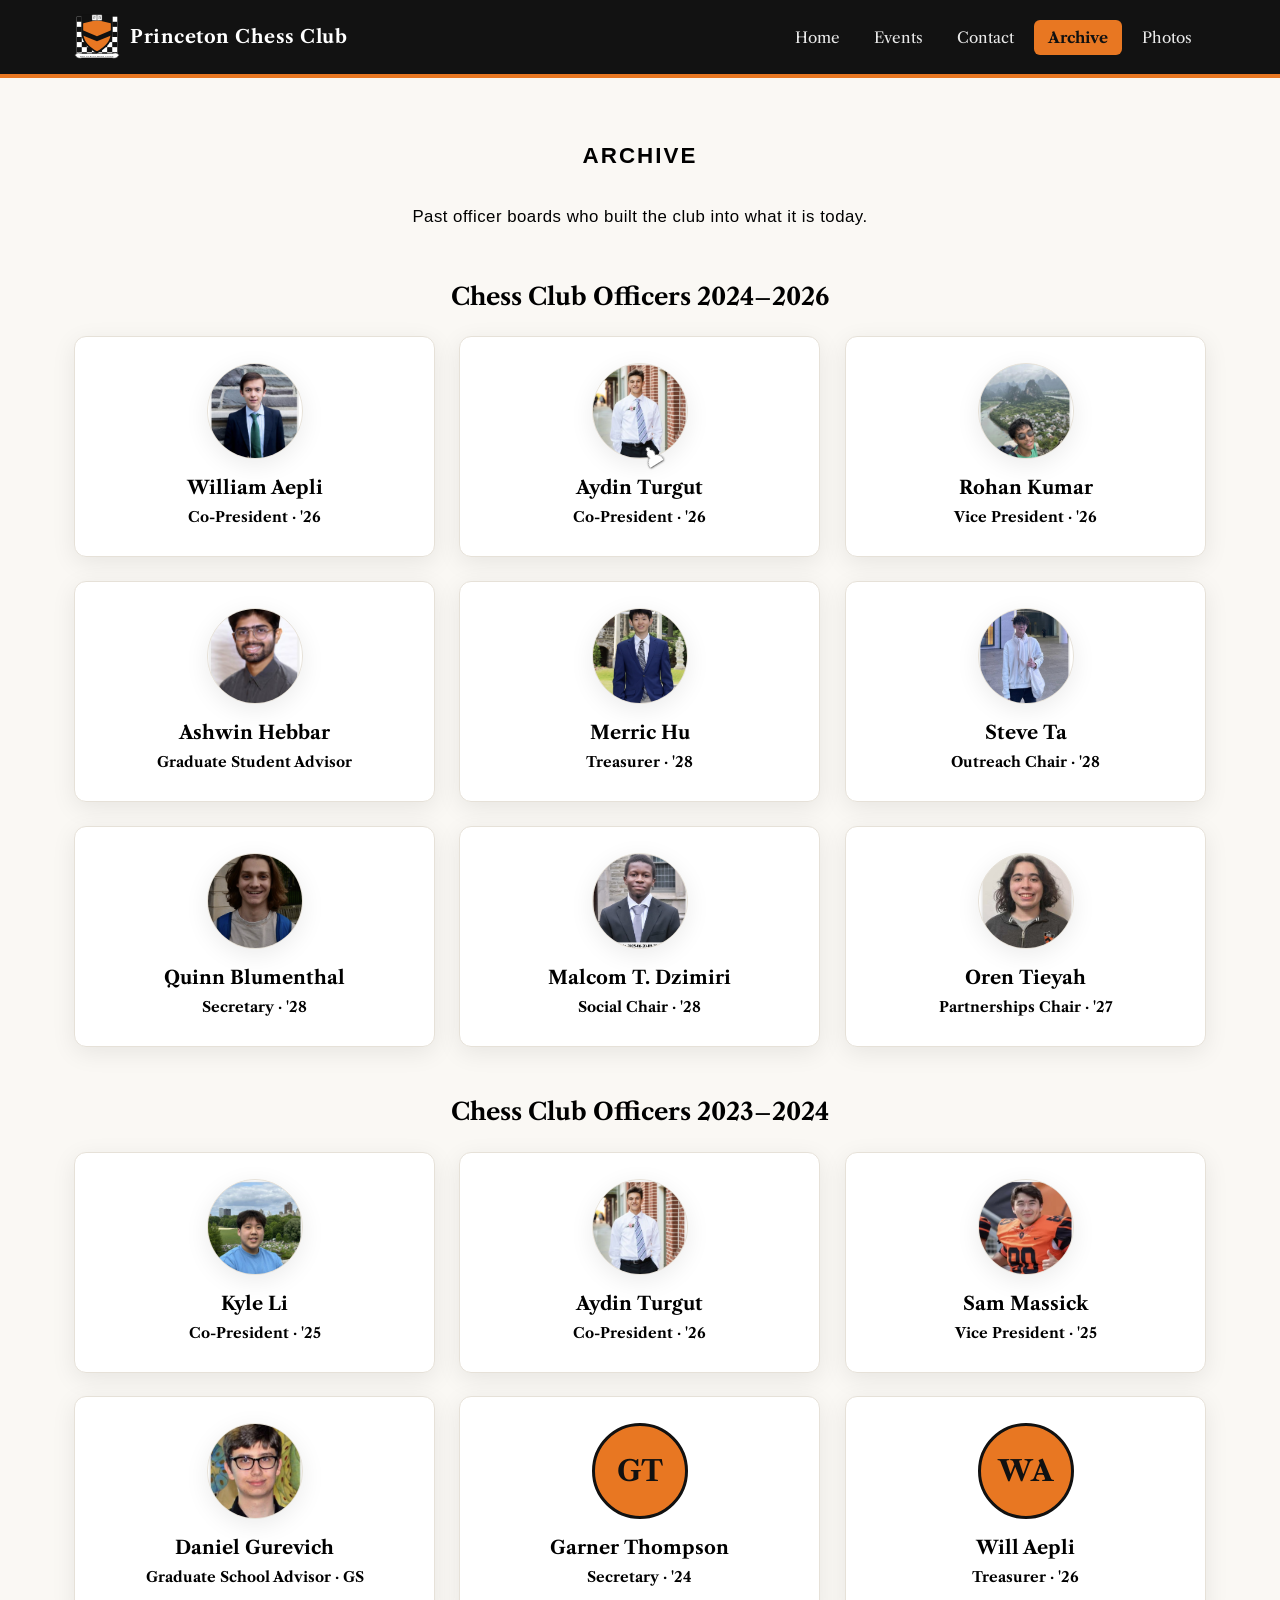
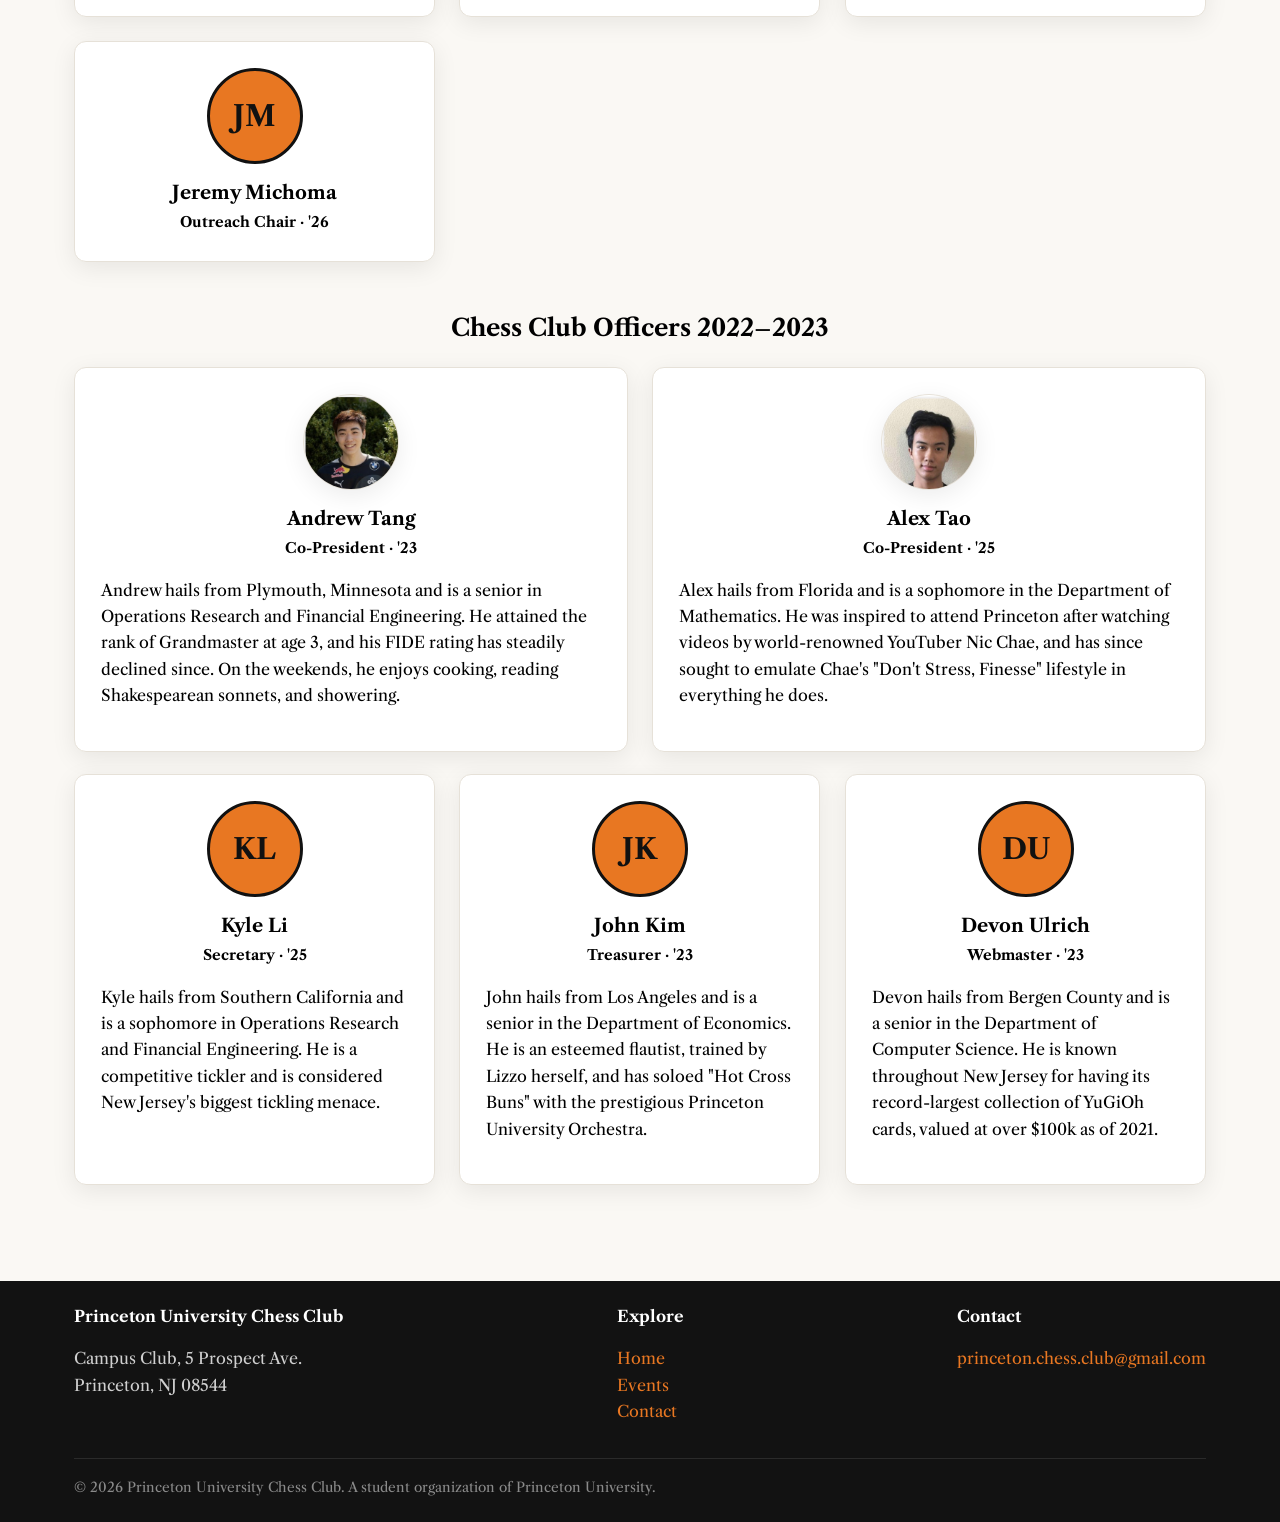
<file: archive.html>
<!DOCTYPE html>
<!--
  ARCHIVE PAGE  (archive.html)
  ============================
  Mirrors the original site's Archive page: past officer boards, with their
  photos and the playful bios from the original site. Cards use class="tilt"
  for the 3D hover effect; photos use class="photo" for the safe fallback.
-->
<html lang="en">
<head>
<meta charset="UTF-8">
<meta name="viewport" content="width=device-width, initial-scale=1">
<title>Archive — Princeton University Chess Club</title>
<link rel="stylesheet" href="styles.css">
</head>
<body>

<nav class="nav">
  <div class="nav-inner">
    <a href="index.html" class="nav-brand"><img class="brand-logo" src="logo.svg" alt="Princeton Chess Club logo"> Princeton Chess Club</a>
    <button class="nav-toggle" aria-label="Menu">&#9776;</button>
    <ul class="nav-links">
      <li><a href="index.html">Home</a></li>
      <li><a href="events.html">Events</a></li>
      <li><a href="contact.html">Contact</a></li>
      <li><a href="archive.html" class="active">Archive</a></li>
      <li><a href="photos.html">Photos</a></li>
    </ul>
  </div>
</nav>

<main class="container">
<svg class="spine spine-subtle" aria-hidden="true" preserveAspectRatio="none">
  <path class="spine-path" d=""></path>
</svg>
  <p class="eyebrow">Through the Years</p>
  <h1 class="section-title">Archive</h1>
  <p class="section-sub">Past officer boards who built the club into what it is today.</p>

  <!-- ===================== 2024–2026 board ===================== -->
  <h2 class="year-heading">Chess Club Officers 2024&ndash;2026</h2>
  <div class="grid cols-3">
    <div class="card member tilt">
      <div class="photo-frame" style="width:96px;height:96px;border-radius:50%;margin:0 auto 14px;">
        <img class="photo" data-label="William Aepli" src="images/william-aepli-photo.jpg" alt="William Aepli">
      </div>
      <h3>William Aepli</h3><div class="role">Co-President &middot; '26</div>
    </div>
    <div class="card member tilt">
      <div class="photo-frame" style="width:96px;height:96px;border-radius:50%;margin:0 auto 14px;">
        <img class="photo" data-label="Aydin Turgut" src="images/img-0133.jpg" alt="Aydin Turgut">
      </div>
      <h3>Aydin Turgut</h3><div class="role">Co-President &middot; '26</div>
    </div>
    <div class="card member tilt">
      <div class="photo-frame" style="width:96px;height:96px;border-radius:50%;margin:0 auto 14px;">
        <img class="photo" data-label="Rohan Kumar" src="images/rohan-kumar.jpg" alt="Rohan Kumar">
      </div>
      <h3>Rohan Kumar</h3><div class="role">Vice President &middot; '26</div>
    </div>
    <div class="card member tilt">
      <div class="photo-frame" style="width:96px;height:96px;border-radius:50%;margin:0 auto 14px;">
        <img class="photo" data-label="Ashwin Hebbar" src="images/ashwin.jpg" alt="Ashwin Hebbar">
      </div>
      <h3>Ashwin Hebbar</h3><div class="role">Graduate Student Advisor</div>
    </div>
    <div class="card member tilt">
      <div class="photo-frame" style="width:96px;height:96px;border-radius:50%;margin:0 auto 14px;">
        <img class="photo" data-label="Merric Hu" src="images/merric-hu.jpg" alt="Merric Hu">
      </div>
      <h3>Merric Hu</h3><div class="role">Treasurer &middot; '28</div>
    </div>
    <div class="card member tilt">
      <div class="photo-frame" style="width:96px;height:96px;border-radius:50%;margin:0 auto 14px;">
        <img class="photo" data-label="Steve Ta" src="images/steve-ta.jpg" alt="Steve Ta">
      </div>
      <h3>Steve Ta</h3><div class="role">Outreach Chair &middot; '28</div>
    </div>
    <div class="card member tilt">
      <div class="photo-frame" style="width:96px;height:96px;border-radius:50%;margin:0 auto 14px;">
        <img class="photo" data-label="Quinn Blumenthal" src="images/princeton-blitz.jpg" alt="Quinn Blumenthal">
      </div>
      <h3>Quinn Blumenthal</h3><div class="role">Secretary &middot; '28</div>
    </div>
    <div class="card member tilt">
      <div class="photo-frame" style="width:96px;height:96px;border-radius:50%;margin:0 auto 14px;">
        <img class="photo" data-label="Malcom T. Dzimiri" src="images/malcom-dzimiri.jpg" alt="Malcom Tafadzwa Dzimiri">
      </div>
      <h3>Malcom T. Dzimiri</h3><div class="role">Social Chair &middot; '28</div>
    </div>
    <div class="card member tilt">
      <div class="photo-frame" style="width:96px;height:96px;border-radius:50%;margin:0 auto 14px;">
        <img class="photo" data-label="Oren Tieyah" src="images/me-image.jpg" alt="Oren Tieyah">
      </div>
      <h3>Oren Tieyah</h3><div class="role">Partnerships Chair &middot; '27</div>
    </div>
  </div>

  <!-- ===================== 2023–2024 board ===================== -->
  <h2 class="year-heading">Chess Club Officers 2023&ndash;2024</h2>
  <div class="grid cols-3">
    <div class="card member tilt">
      <div class="photo-frame" style="width:96px;height:96px;border-radius:50%;margin:0 auto 14px;">
        <img class="photo" data-label="Kyle Li" src="images/img-2688_1.jpg" alt="Kyle Li">
      </div>
      <h3>Kyle Li</h3><div class="role">Co-President &middot; '25</div>
    </div>
    <div class="card member tilt">
      <div class="photo-frame" style="width:96px;height:96px;border-radius:50%;margin:0 auto 14px;">
        <img class="photo" data-label="Aydin Turgut" src="images/img-0133_1.jpg" alt="Aydin Turgut">
      </div>
      <h3>Aydin Turgut</h3><div class="role">Co-President &middot; '26</div>
    </div>
    <div class="card member tilt">
      <div class="photo-frame" style="width:96px;height:96px;border-radius:50%;margin:0 auto 14px;">
        <img class="photo" data-label="Sam Massick" src="images/sam_1.jpg" alt="Sam Massick">
      </div>
      <h3>Sam Massick</h3><div class="role">Vice President &middot; '25</div>
    </div>
    <div class="card member tilt">
      <div class="photo-frame" style="width:96px;height:96px;border-radius:50%;margin:0 auto 14px;">
        <img class="photo" data-label="Daniel Gurevich" src="images/daniel_1.jpg" alt="Daniel Gurevich">
      </div>
      <h3>Daniel Gurevich</h3><div class="role">Graduate School Advisor &middot; GS</div>
    </div>
    <div class="card member tilt"><div class="avatar">GT</div><h3>Garner Thompson</h3><div class="role">Secretary &middot; '24</div></div>
    <div class="card member tilt"><div class="avatar">WA</div><h3>Will Aepli</h3><div class="role">Treasurer &middot; '26</div></div>
    <div class="card member tilt"><div class="avatar">JM</div><h3>Jeremy Michoma</h3><div class="role">Outreach Chair &middot; '26</div></div>
  </div>

  <!-- ===================== 2022–2023 board (with the fun bios) ===================== -->
  <h2 class="year-heading">Chess Club Officers 2022&ndash;2023</h2>
  <div class="grid cols-2">
    <div class="card member tilt">
      <div class="photo-frame" style="width:96px;height:96px;border-radius:50%;margin:0 auto 14px;">
        <img class="photo" data-label="Andrew Tang" src="images/penguin_1.jpg" alt="Andrew Tang">
      </div>
      <h3>Andrew Tang</h3><div class="role">Co-President &middot; '23</div>
      <p style="text-align:left;">Andrew hails from Plymouth, Minnesota and is a senior in Operations Research and Financial Engineering. He attained the rank of Grandmaster at age 3, and his FIDE rating has steadily declined since. On the weekends, he enjoys cooking, reading Shakespearean sonnets, and showering.</p>
    </div>
    <div class="card member tilt">
      <div class="photo-frame" style="width:96px;height:96px;border-radius:50%;margin:0 auto 14px;">
        <img class="photo" data-label="Alex Tao" src="images/img-5971_1.jpg" alt="Alex Tao">
      </div>
      <h3>Alex Tao</h3><div class="role">Co-President &middot; '25</div>
      <p style="text-align:left;">Alex hails from Florida and is a sophomore in the Department of Mathematics. He was inspired to attend Princeton after watching videos by world-renowned YouTuber Nic Chae, and has since sought to emulate Chae's "Don't Stress, Finesse" lifestyle in everything he does.</p>
    </div>
  </div>
  <div class="grid cols-3" style="margin-top:22px;">
    <div class="card member tilt">
      <div class="avatar">KL</div>
      <h3>Kyle Li</h3><div class="role">Secretary &middot; '25</div>
      <p style="text-align:left;">Kyle hails from Southern California and is a sophomore in Operations Research and Financial Engineering. He is a competitive tickler and is considered New Jersey's biggest tickling menace.</p>
    </div>
    <div class="card member tilt">
      <div class="avatar">JK</div>
      <h3>John Kim</h3><div class="role">Treasurer &middot; '23</div>
      <p style="text-align:left;">John hails from Los Angeles and is a senior in the Department of Economics. He is an esteemed flautist, trained by Lizzo herself, and has soloed "Hot Cross Buns" with the prestigious Princeton University Orchestra.</p>
    </div>
    <div class="card member tilt">
      <div class="avatar">DU</div>
      <h3>Devon Ulrich</h3><div class="role">Webmaster &middot; '23</div>
      <p style="text-align:left;">Devon hails from Bergen County and is a senior in the Department of Computer Science. He is known throughout New Jersey for having its record-largest collection of YuGiOh cards, valued at over $100k as of 2021.</p>
    </div>
  </div>
</main>

<footer class="footer">
  <div class="footer-inner">
    <div><h4>Princeton University Chess Club</h4><p>Campus Club, 5 Prospect Ave.<br>Princeton, NJ 08544</p></div>
    <div><h4>Explore</h4><p><a href="index.html">Home</a><br><a href="events.html">Events</a><br><a href="contact.html">Contact</a></p></div>
    <div><h4>Contact</h4><p><a href="mailto:princeton.chess.club@gmail.com">princeton.chess.club@gmail.com</a></p></div>
    <div class="copy">&copy; 2026 Princeton University Chess Club. A student organization of Princeton University.</div>
  </div>
</footer>

<script src="script.js"></script>
</body>
</html>
</file>
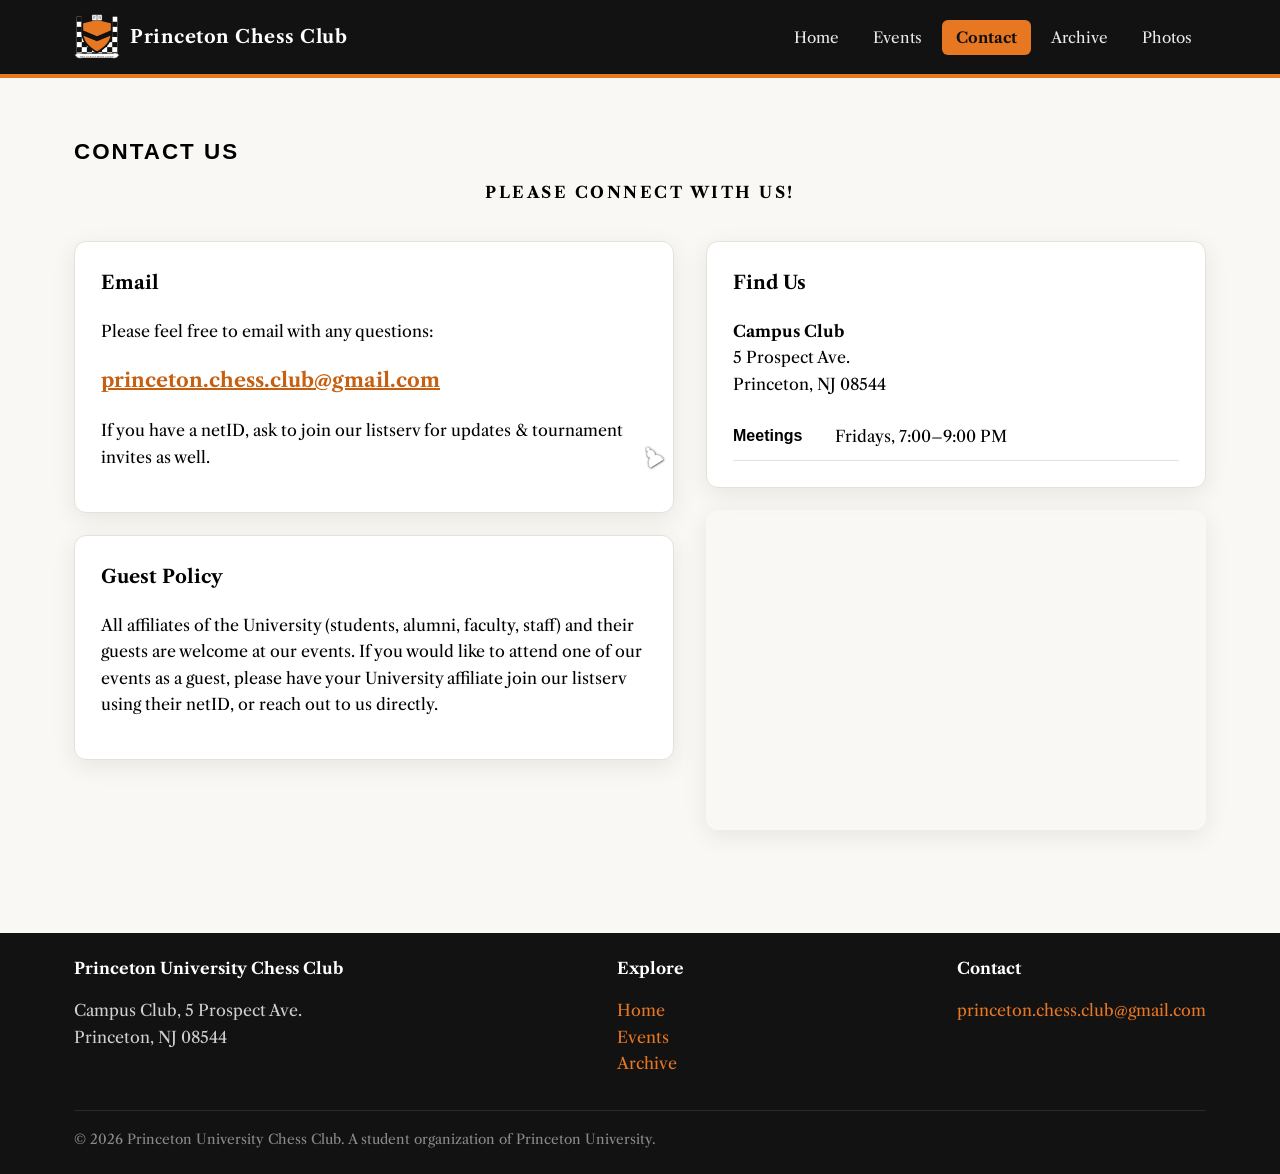
<file: contact.html>
<!DOCTYPE html>
<html lang="en">
<head>
<meta charset="UTF-8">
<meta name="viewport" content="width=device-width, initial-scale=1">
<title>Contact — Princeton University Chess Club</title>
<link rel="stylesheet" href="styles.css">
</head>
<body>

<nav class="nav">
  <div class="nav-inner">
    <a href="index.html" class="nav-brand"><img class="brand-logo" src="logo.svg" alt="Princeton Chess Club logo"> Princeton Chess Club</a>
    <button class="nav-toggle" aria-label="Menu">&#9776;</button>
    <ul class="nav-links">
      <li><a href="index.html">Home</a></li>
      <li><a href="events.html">Events</a></li>
      <li><a href="contact.html" class="active">Contact</a></li>
      <li><a href="archive.html">Archive</a></li>
      <li><a href="photos.html">Photos</a></li>
    </ul>
  </div>
</nav>

<main class="container">
  <p class="eyebrow">Get in Touch</p>
  <h1 class="section-title">Contact Us</h1>

  <div class="connect-cta" aria-label="Connect with us">
    <span class="connect-text">Please connect with us!</span>
  </div>

  <div class="contact-grid">
    <div>
      <div class="card">
        <h3>Email</h3>
        <p>Please feel free to email with any questions:</p>
        <p class="big-email"><a href="mailto:princeton.chess.club@gmail.com">princeton.chess.club@gmail.com</a></p>
        <p>If you have a netID, ask to join our listserv for updates &amp; tournament invites as well.</p>
      </div>

      <div class="card" style="margin-top:22px;">
        <h3>Guest Policy</h3>
        <p>All affiliates of the University (students, alumni, faculty, staff) and their guests are welcome at our events. If you would like to attend one of our events as a guest, please have your University affiliate join our listserv using their netID, or reach out to us directly.</p>
      </div>
    </div>

    <div>
      <div class="card">
        <h3>Find Us</h3>
        <p><b>Campus Club</b><br>5 Prospect Ave.<br>Princeton, NJ 08544</p>
        <ul class="info-list" style="margin-top:8px;">
          <li><b>Meetings</b><span>Fridays, 7:00&ndash;9:00 PM</span></li>
        </ul>
      </div>
            <iframe class="map-embed" style="margin-top:22px;" loading="lazy" allowfullscreen
        referrerpolicy="no-referrer-when-downgrade"
        src="https://www.google.com/maps?q=Campus+Club+5+Prospect+Ave+Princeton+NJ&output=embed"
        title="Map to Campus Club"></iframe>
    </div>
  </div>
</main>

<footer class="footer">
  <div class="footer-inner">
    <div><h4>Princeton University Chess Club</h4><p>Campus Club, 5 Prospect Ave.<br>Princeton, NJ 08544</p></div>
    <div><h4>Explore</h4><p><a href="index.html">Home</a><br><a href="events.html">Events</a><br><a href="archive.html">Archive</a></p></div>
    <div><h4>Contact</h4><p><a href="mailto:princeton.chess.club@gmail.com">princeton.chess.club@gmail.com</a></p></div>
    <div class="copy">&copy; 2026 Princeton University Chess Club. A student organization of Princeton University.</div>
  </div>
</footer>

<script src="script.js"></script>
</body>
</html>
</file>
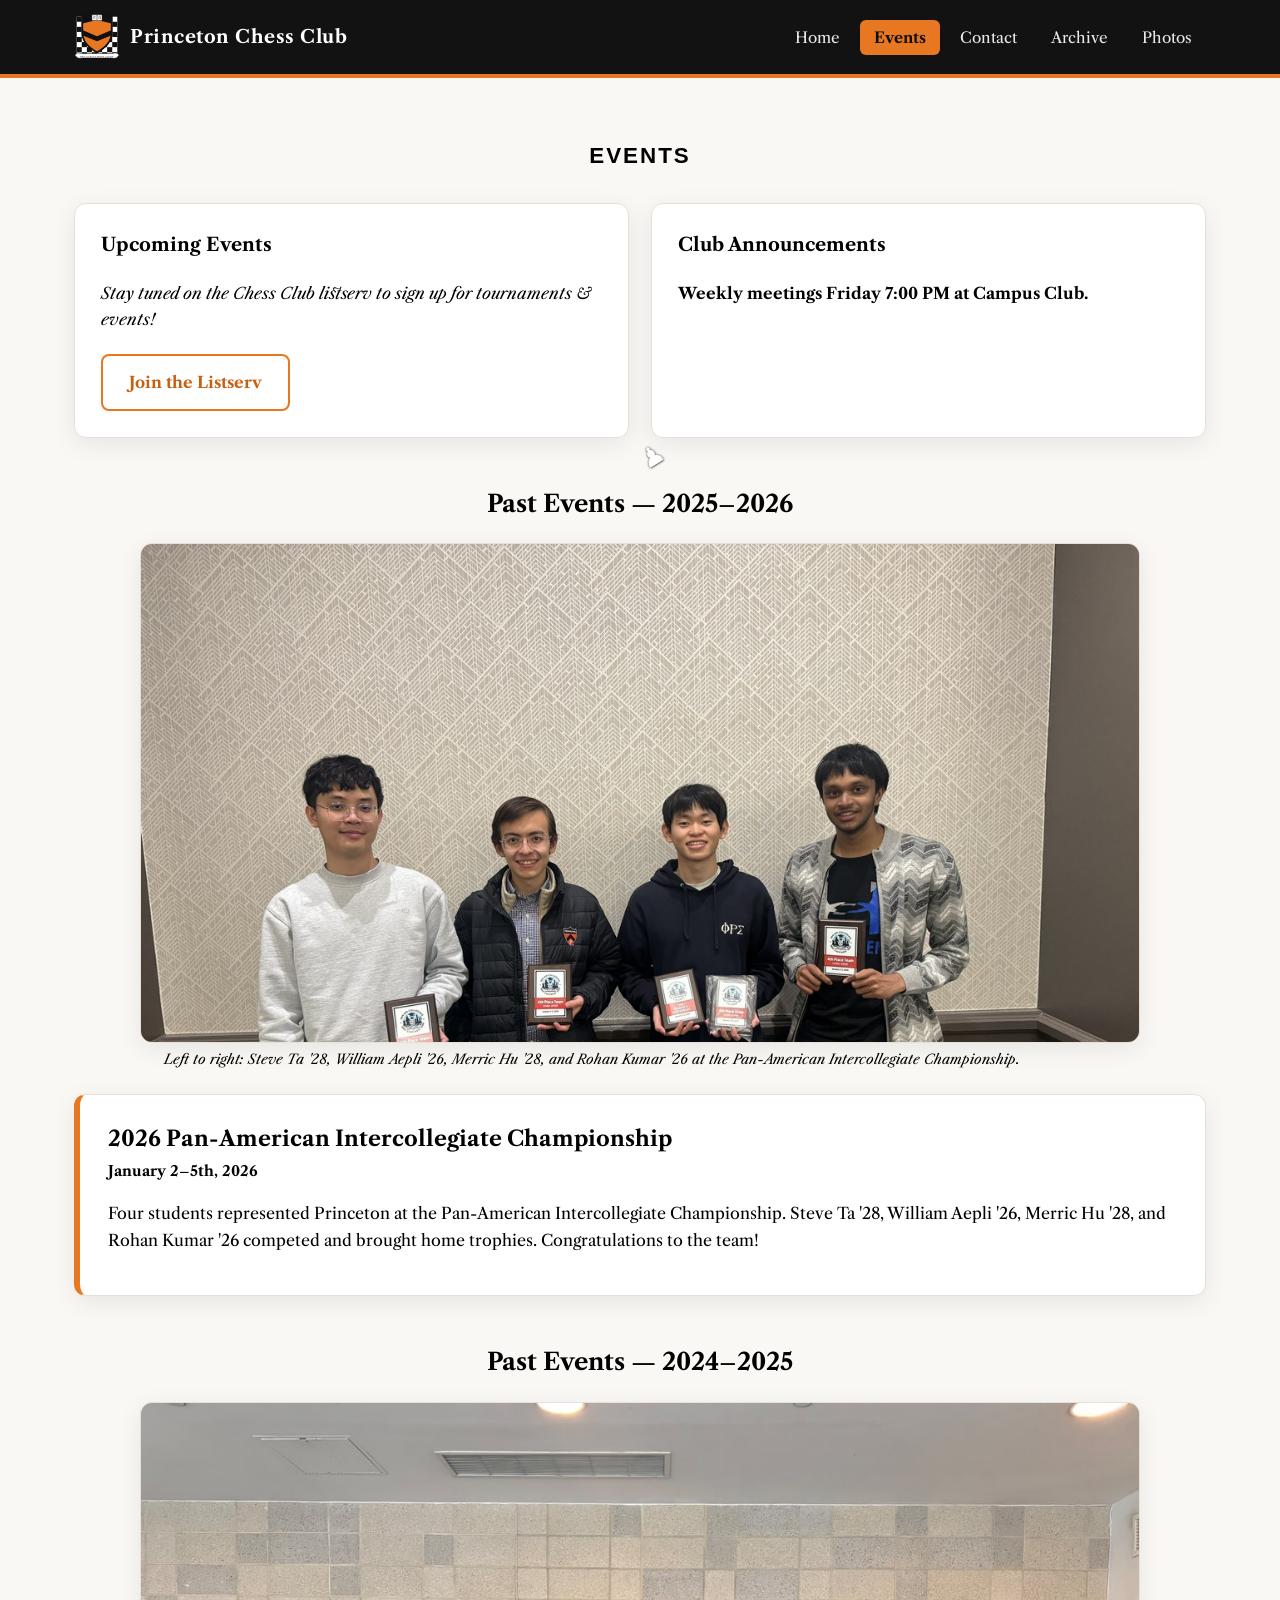
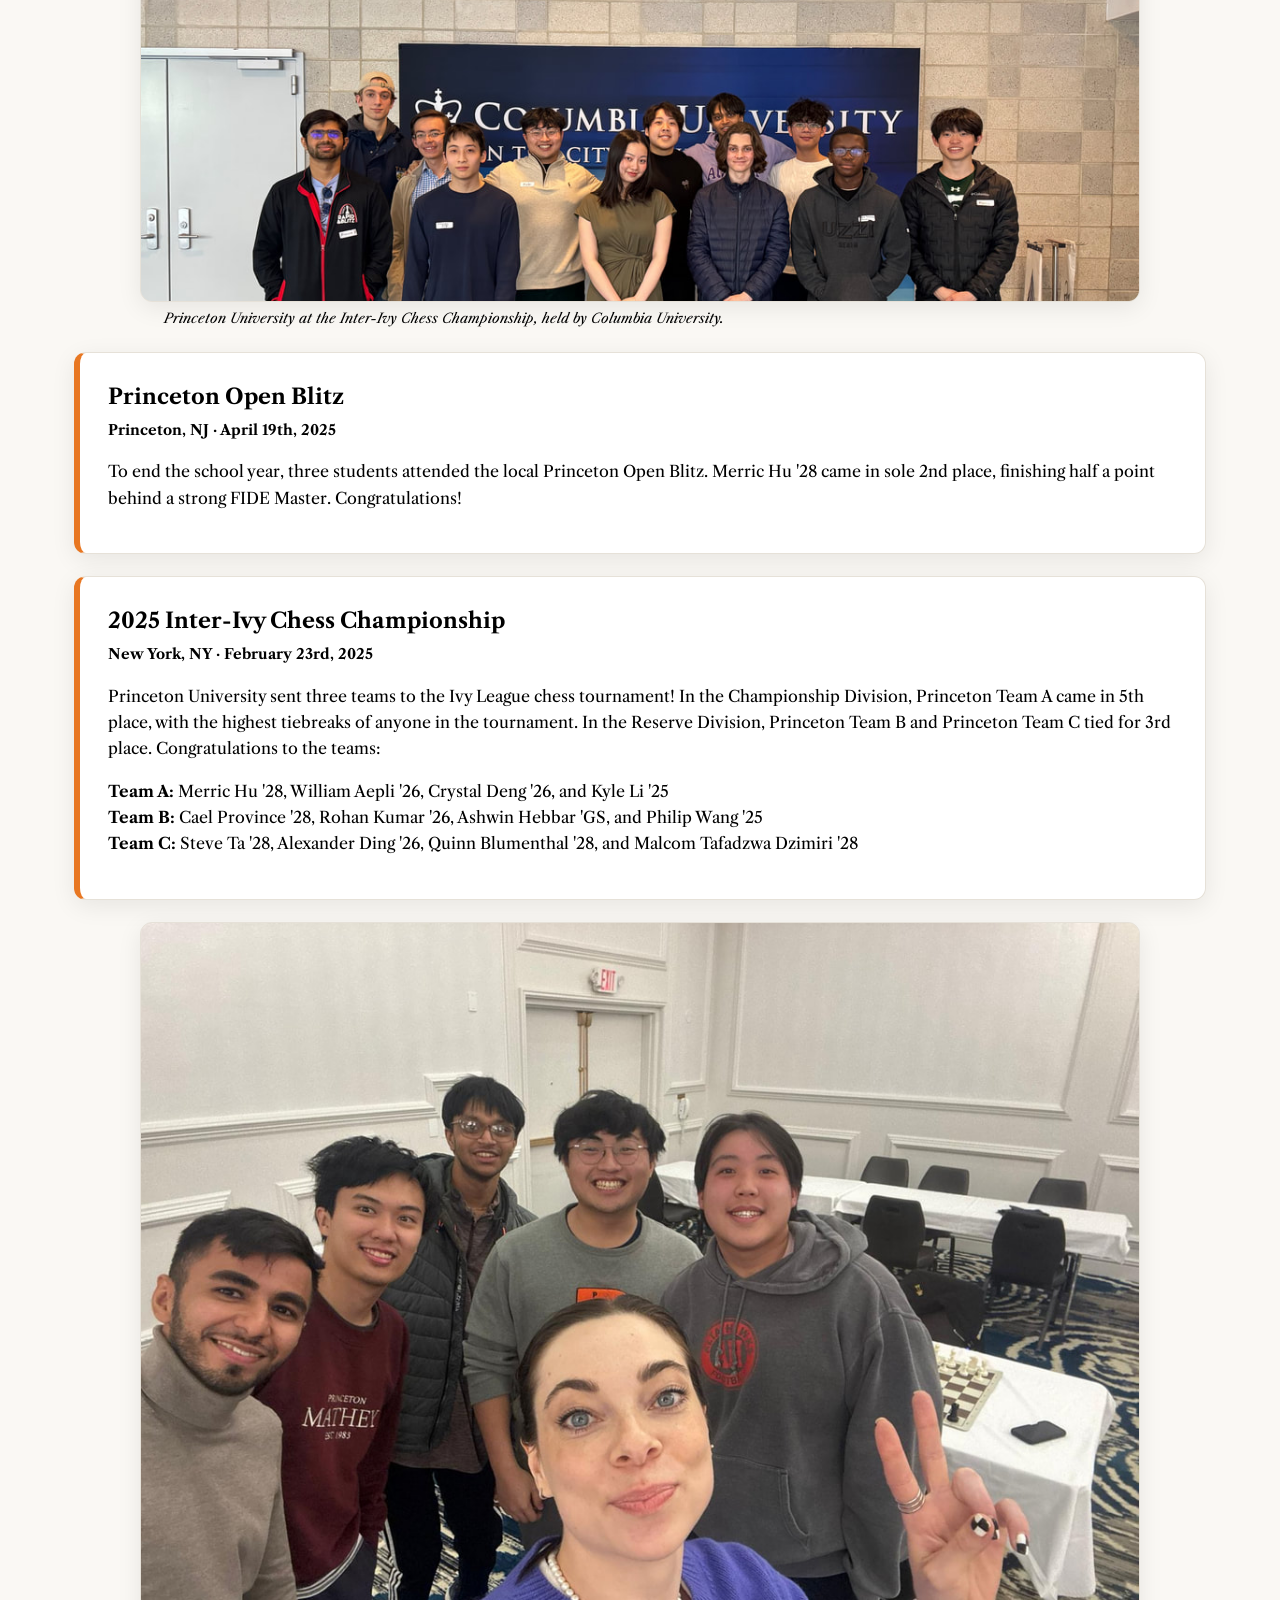
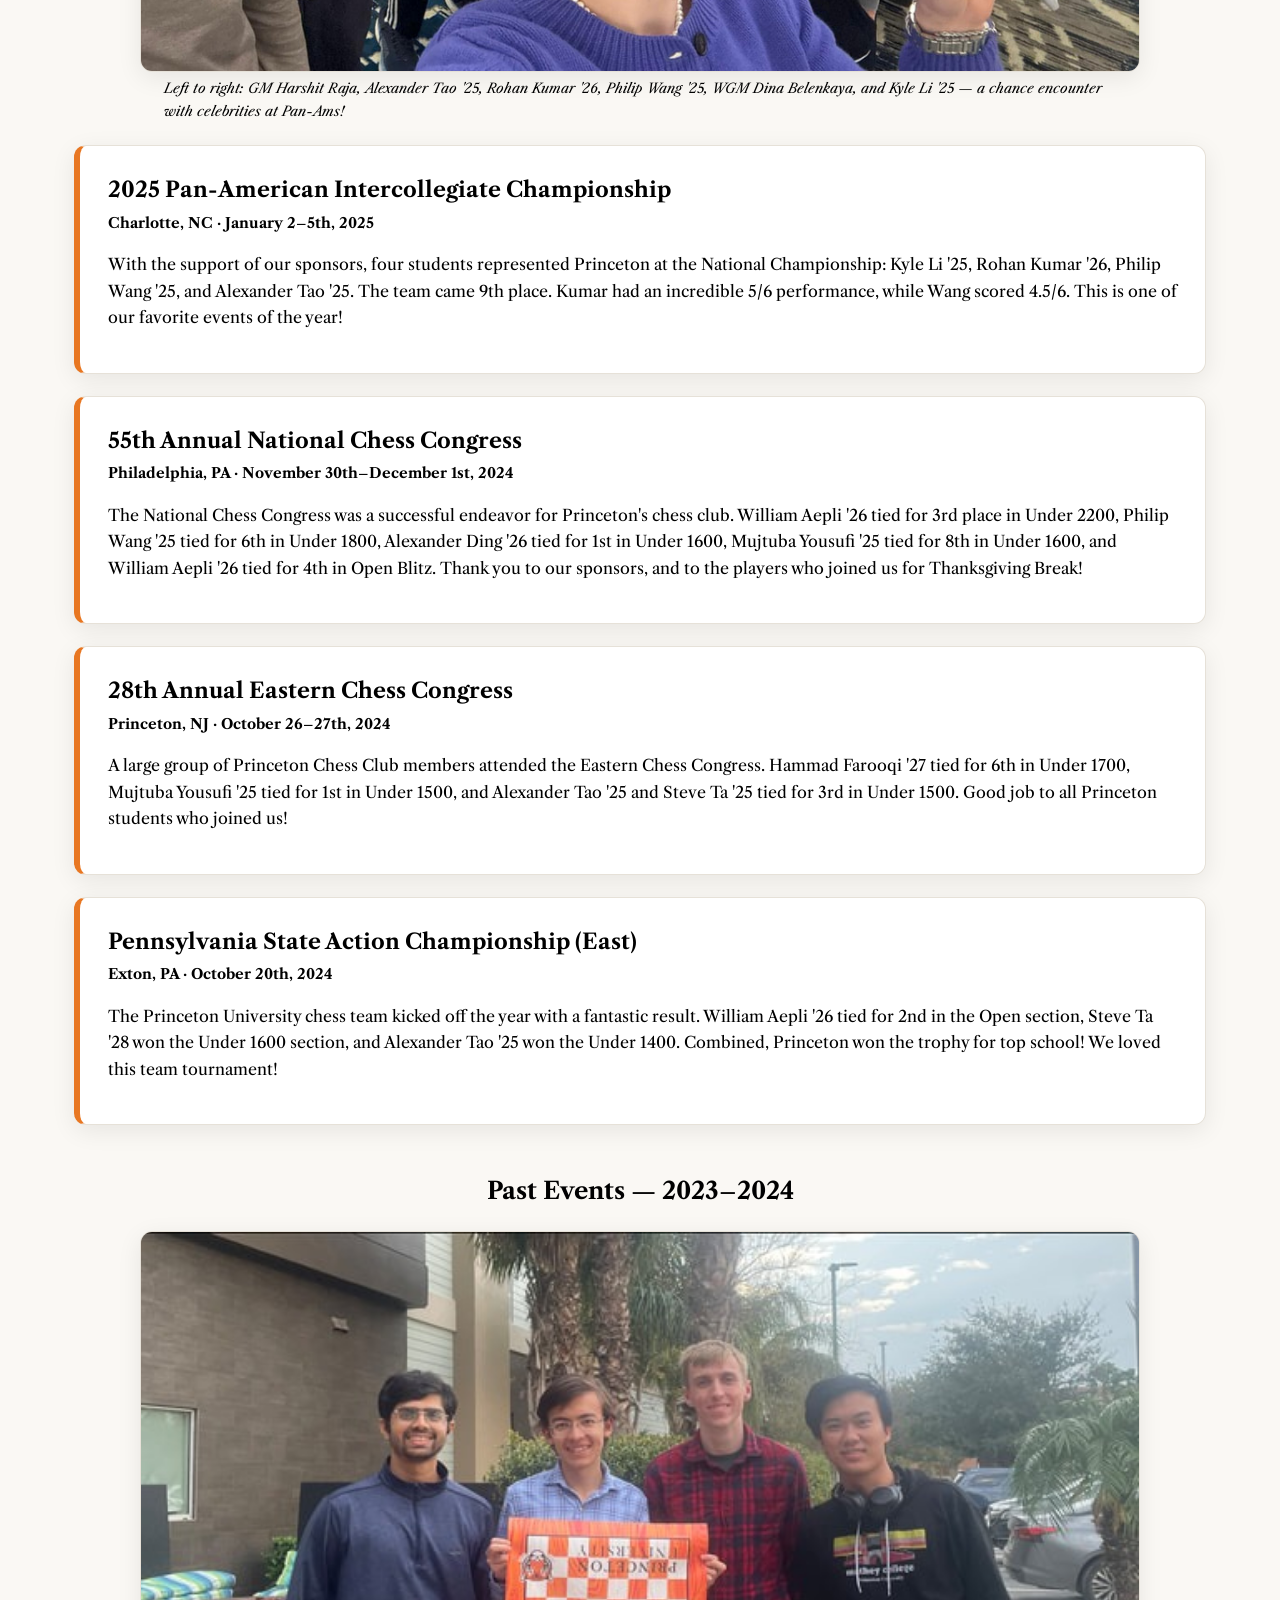
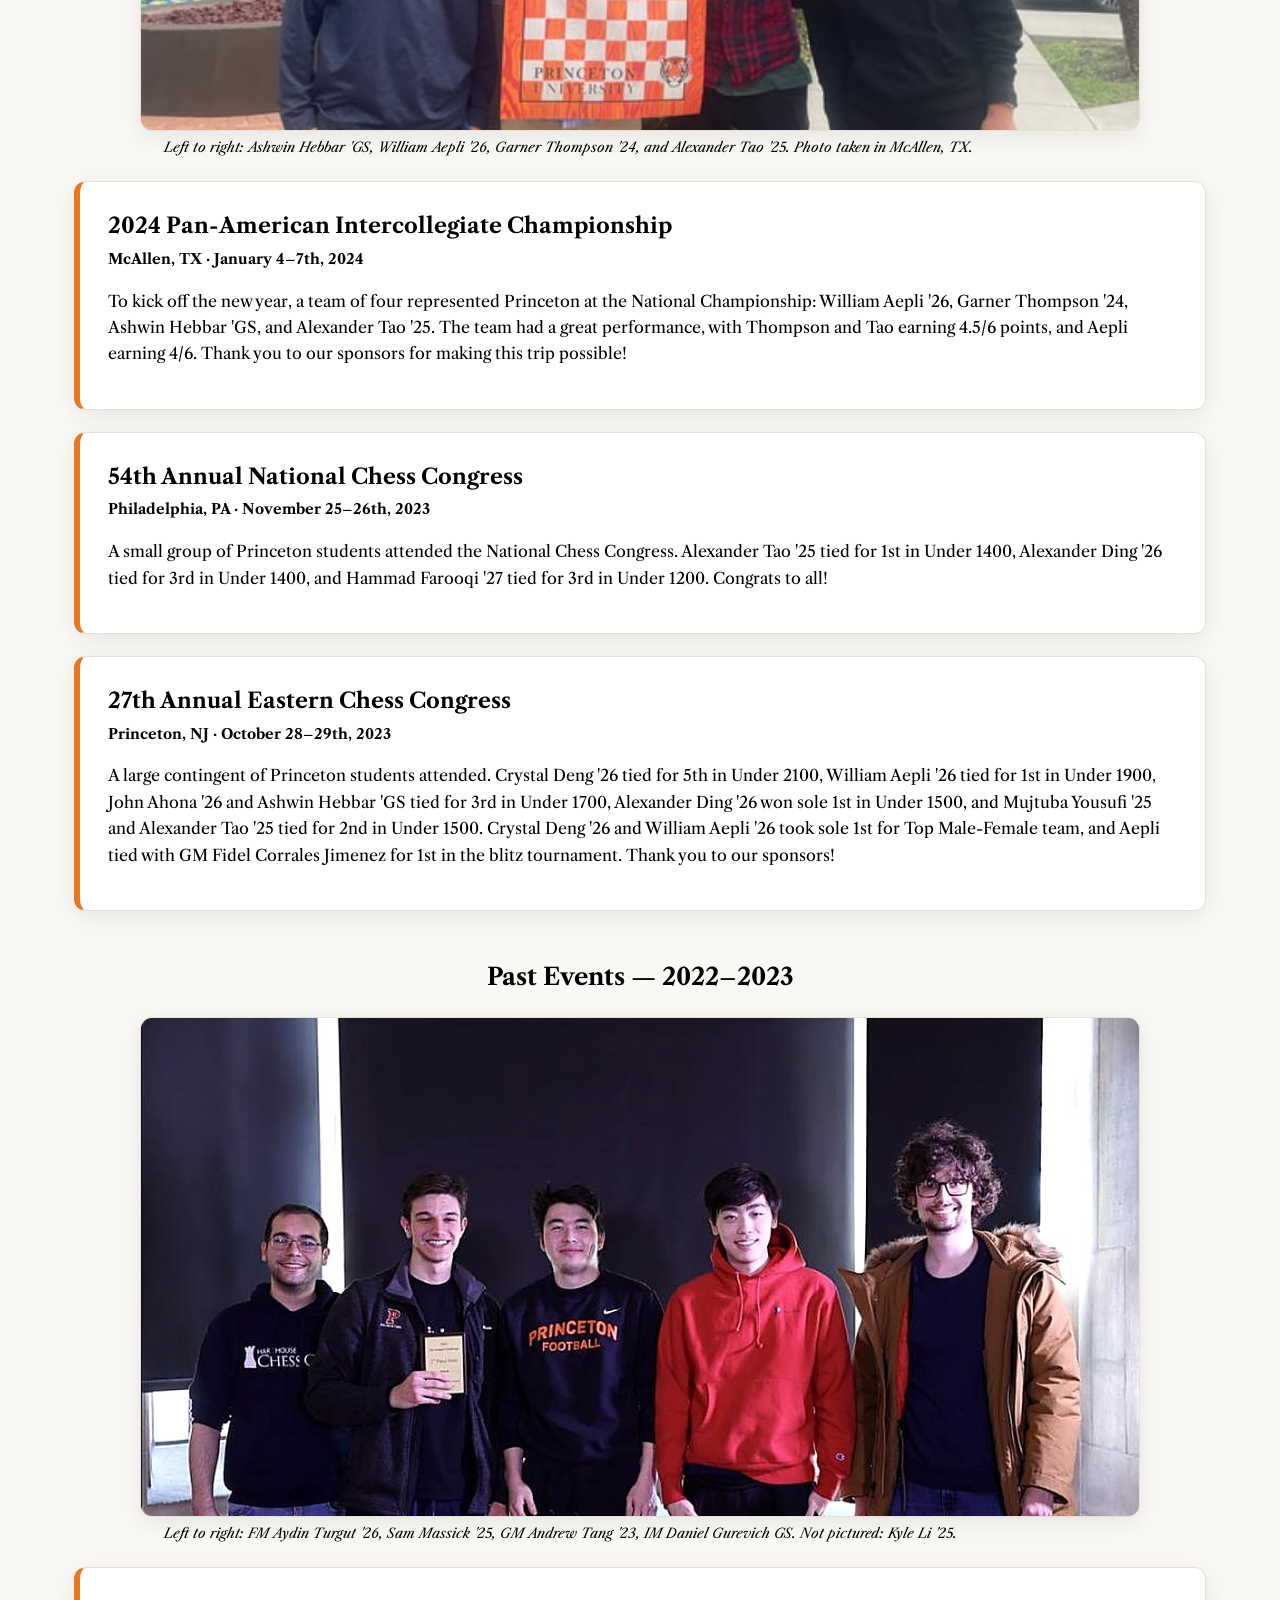
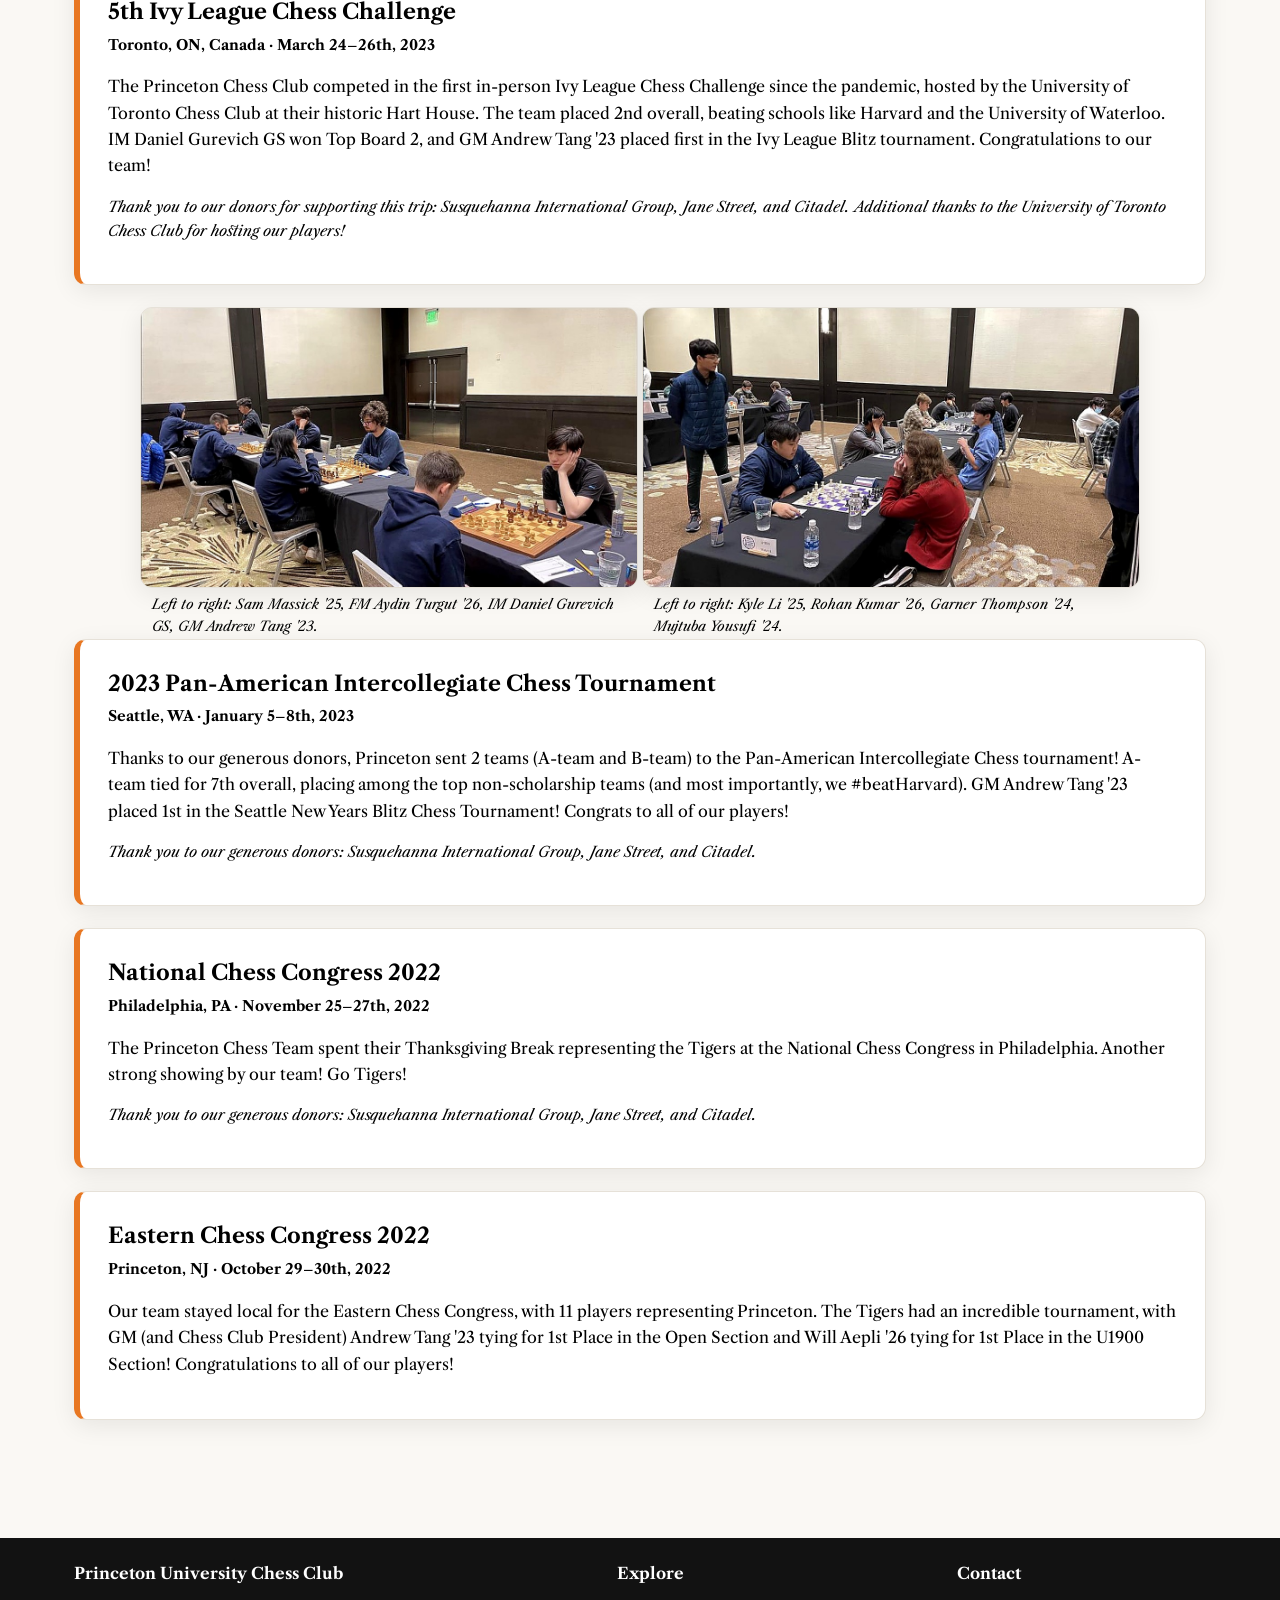
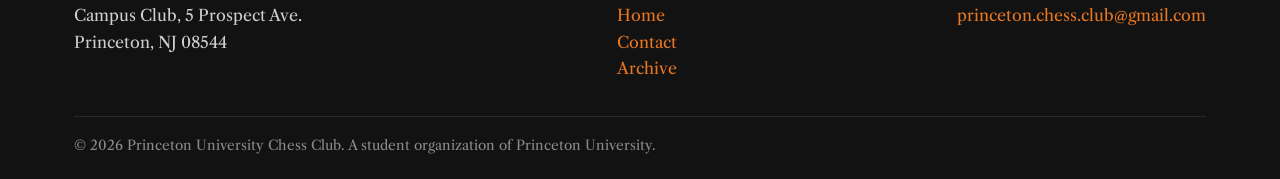
<file: events.html>
<!DOCTYPE html>
<!--
  EVENTS PAGE  (events.html)
  ==========================
  Mirrors the original site's Events page: two announcement boxes at the top,
  then the club's tournament history grouped by school year. Each tournament is
  an ".event-entry" card. Photos use class="photo" so that IF a photo ever fails
  to load, script.js swaps in a tidy chess-piece placeholder instead of a broken
  image icon. To add a new tournament, copy one ".event-entry" block and edit it.
-->
<html lang="en">
<head>
<meta charset="UTF-8">
<meta name="viewport" content="width=device-width, initial-scale=1">
<title>Events — Princeton University Chess Club</title>
<link rel="stylesheet" href="styles.css">
</head>
<body>

<nav class="nav">
  <div class="nav-inner">
    <a href="index.html" class="nav-brand"><img class="brand-logo" src="logo.svg" alt="Princeton Chess Club logo"> Princeton Chess Club</a>
    <button class="nav-toggle" aria-label="Menu">&#9776;</button>
    <ul class="nav-links">
      <li><a href="index.html">Home</a></li>
      <li><a href="events.html" class="active">Events</a></li>
      <li><a href="contact.html">Contact</a></li>
      <li><a href="archive.html">Archive</a></li>
      <li><a href="photos.html">Photos</a></li>
    </ul>
  </div>
</nav>

<main class="container">
<svg class="spine spine-subtle" aria-hidden="true" preserveAspectRatio="none">
  <path class="spine-path" d=""></path>
</svg>
  <p class="eyebrow">Tournaments &amp; Meetings</p>
  <h1 class="section-title">Events</h1>

  <!-- Two announcement boxes, same as the original site -->
  <div class="announce">
    <div class="card">
      <h3>Upcoming Events</h3>
      <p><em>Stay tuned on the Chess Club listserv to sign up for tournaments &amp; events!</em></p>
      <a href="contact.html" class="btn secondary" style="margin-top:6px;">Join the Listserv</a>
    </div>
    <div class="card">
      <h3>Club Announcements</h3>
      <p><b>Weekly meetings Friday 7:00 PM at Campus Club.</b></p>
    </div>
  </div>

  <!-- ===================== 2025–2026 ===================== -->
  <h2 class="year-heading">Past Events &mdash; 2025&ndash;2026</h2>

  <div class="event-photo">
    <div class="photo-frame">
      <img class="photo" data-label="Pan-Ams 2026 team" style="object-position: center 30%" src="pan-ams-2026.jpg" alt="Princeton team at Pan-American Championship 2026">
    </div>
    <div class="credit">Left to right: Steve Ta '28, William Aepli '26, Merric Hu '28, and Rohan Kumar '26 at the Pan-American Intercollegiate Championship.</div>
  </div>

  <div class="event-entry">
    <h3>2026 Pan-American Intercollegiate Championship</h3>
    <div class="meta">January 2&ndash;5th, 2026</div>
    <p>Four students represented Princeton at the Pan-American Intercollegiate Championship. Steve Ta '28, William Aepli '26, Merric Hu '28, and Rohan Kumar '26 competed and brought home trophies. Congratulations to the team!</p>
  </div>

  <!-- ===================== 2024–2025 ===================== -->
  <h2 class="year-heading">Past Events &mdash; 2024&ndash;2025</h2>

  <div class="event-photo">
    <div class="photo-frame">
      <img class="photo" data-label="Inter-Ivy Chess Championship" style="object-position: center center" src="images/ivy-team_orig.jpg" alt="Princeton team at the Inter-Ivy Chess Championship at Columbia University">
    </div>
    <div class="credit">Princeton University at the Inter-Ivy Chess Championship, held by Columbia University.</div>
  </div>

  <div class="event-entry">
    <h3>Princeton Open Blitz</h3>
    <div class="meta">Princeton, NJ &middot; April 19th, 2025</div>
    <p>To end the school year, three students attended the local Princeton Open Blitz. Merric Hu '28 came in sole 2nd place, finishing half a point behind a strong FIDE Master. Congratulations!</p>
  </div>

  <div class="event-entry">
    <h3>2025 Inter-Ivy Chess Championship</h3>
    <div class="meta">New York, NY &middot; February 23rd, 2025</div>
    <p>Princeton University sent three teams to the Ivy League chess tournament! In the Championship Division, Princeton Team A came in 5th place, with the highest tiebreaks of anyone in the tournament. In the Reserve Division, Princeton Team B and Princeton Team C tied for 3rd place. Congratulations to the teams:</p>
    <p><b>Team A:</b> Merric Hu '28, William Aepli '26, Crystal Deng '26, and Kyle Li '25<br>
       <b>Team B:</b> Cael Province '28, Rohan Kumar '26, Ashwin Hebbar 'GS, and Philip Wang '25<br>
       <b>Team C:</b> Steve Ta '28, Alexander Ding '26, Quinn Blumenthal '28, and Malcom Tafadzwa Dzimiri '28</p>
  </div>


  <div class="event-photo">
    <div class="photo-frame" style="max-height: none">
      <img class="photo" data-label="Pan-Ams 2025 team" style="object-fit: contain; width: 100%; height: auto" src="images/pan-ams-2025-selfie.jpg" alt="Princeton team selfie at the Pan-American Intercollegiate Championship in Charlotte, NC">
    </div>
    <div class="credit">Left to right: GM Harshit Raja, Alexander Tao '25, Rohan Kumar '26, Philip Wang '25, WGM Dina Belenkaya, and Kyle Li '25 — a chance encounter with celebrities at Pan-Ams!</div>
  </div>
  <div class="event-entry">
    <h3>2025 Pan-American Intercollegiate Championship</h3>
    <div class="meta">Charlotte, NC &middot; January 2&ndash;5th, 2025</div>
    <p>With the support of our sponsors, four students represented Princeton at the National Championship: Kyle Li '25, Rohan Kumar '26, Philip Wang '25, and Alexander Tao '25. The team came 9th place. Kumar had an incredible 5/6 performance, while Wang scored 4.5/6. This is one of our favorite events of the year!</p>
  </div>

  <div class="event-entry">
    <h3>55th Annual National Chess Congress</h3>
    <div class="meta">Philadelphia, PA &middot; November 30th&ndash;December 1st, 2024</div>
    <p>The National Chess Congress was a successful endeavor for Princeton's chess club. William Aepli '26 tied for 3rd place in Under 2200, Philip Wang '25 tied for 6th in Under 1800, Alexander Ding '26 tied for 1st in Under 1600, Mujtuba Yousufi '25 tied for 8th in Under 1600, and William Aepli '26 tied for 4th in Open Blitz. Thank you to our sponsors, and to the players who joined us for Thanksgiving Break!</p>
  </div>

  <div class="event-entry">
    <h3>28th Annual Eastern Chess Congress</h3>
    <div class="meta">Princeton, NJ &middot; October 26&ndash;27th, 2024</div>
    <p>A large group of Princeton Chess Club members attended the Eastern Chess Congress. Hammad Farooqi '27 tied for 6th in Under 1700, Mujtuba Yousufi '25 tied for 1st in Under 1500, and Alexander Tao '25 and Steve Ta '25 tied for 3rd in Under 1500. Good job to all Princeton students who joined us!</p>
  </div>

  <div class="event-entry">
    <h3>Pennsylvania State Action Championship (East)</h3>
    <div class="meta">Exton, PA &middot; October 20th, 2024</div>
    <p>The Princeton University chess team kicked off the year with a fantastic result. William Aepli '26 tied for 2nd in the Open section, Steve Ta '28 won the Under 1600 section, and Alexander Tao '25 won the Under 1400. Combined, Princeton won the trophy for top school! We loved this team tournament!</p>
  </div>

  <!-- ===================== 2023–2024 ===================== -->
  <h2 class="year-heading">Past Events &mdash; 2023&ndash;2024</h2>

  <div class="event-photo">
    <div class="photo-frame">
      <img class="photo" data-label="Pan-Ams 2024 team" style="object-position: center bottom" src="images/use-this_orig.jpg" alt="Princeton team at the Pan-American Intercollegiate Championship in McAllen, TX">
    </div>
    <div class="credit">Left to right: Ashwin Hebbar 'GS, William Aepli '26, Garner Thompson '24, and Alexander Tao '25. Photo taken in McAllen, TX.</div>
  </div>

  <div class="event-entry">
    <h3>2024 Pan-American Intercollegiate Championship</h3>
    <div class="meta">McAllen, TX &middot; January 4&ndash;7th, 2024</div>
    <p>To kick off the new year, a team of four represented Princeton at the National Championship: William Aepli '26, Garner Thompson '24, Ashwin Hebbar 'GS, and Alexander Tao '25. The team had a great performance, with Thompson and Tao earning 4.5/6 points, and Aepli earning 4/6. Thank you to our sponsors for making this trip possible!</p>
  </div>

  <div class="event-entry">
    <h3>54th Annual National Chess Congress</h3>
    <div class="meta">Philadelphia, PA &middot; November 25&ndash;26th, 2023</div>
    <p>A small group of Princeton students attended the National Chess Congress. Alexander Tao '25 tied for 1st in Under 1400, Alexander Ding '26 tied for 3rd in Under 1400, and Hammad Farooqi '27 tied for 3rd in Under 1200. Congrats to all!</p>
  </div>

  <div class="event-entry">
    <h3>27th Annual Eastern Chess Congress</h3>
    <div class="meta">Princeton, NJ &middot; October 28&ndash;29th, 2023</div>
    <p>A large contingent of Princeton students attended. Crystal Deng '26 tied for 5th in Under 2100, William Aepli '26 tied for 1st in Under 1900, John Ahona '26 and Ashwin Hebbar 'GS tied for 3rd in Under 1700, Alexander Ding '26 won sole 1st in Under 1500, and Mujtuba Yousufi '25 and Alexander Tao '25 tied for 2nd in Under 1500. Crystal Deng '26 and William Aepli '26 took sole 1st for Top Male-Female team, and Aepli tied with GM Fidel Corrales Jimenez for 1st in the blitz tournament. Thank you to our sponsors!</p>
  </div>

  <!-- ===================== 2022–2023 ===================== -->
  <h2 class="year-heading">Past Events &mdash; 2022&ndash;2023</h2>

  <div class="event-photo">
    <div class="photo-frame">
      <img class="photo" data-label="Ivy League Challenge team" style="object-position: center 25%" src="images/team_orig.jpg" alt="Princeton team at the Ivy League Chess Challenge">
    </div>
    <div class="credit">Left to right: FM Aydin Turgut '26, Sam Massick '25, GM Andrew Tang '23, IM Daniel Gurevich GS. Not pictured: Kyle Li '25.</div>
  </div>

  <div class="event-entry">
    <h3>5th Ivy League Chess Challenge</h3>
    <div class="meta">Toronto, ON, Canada &middot; March 24&ndash;26th, 2023</div>
    <p>The Princeton Chess Club competed in the first in-person Ivy League Chess Challenge since the pandemic, hosted by the University of Toronto Chess Club at their historic Hart House. The team placed 2nd overall, beating schools like Harvard and the University of Waterloo. IM Daniel Gurevich GS won Top Board 2, and GM Andrew Tang '23 placed first in the Ivy League Blitz tournament. Congratulations to our team!</p>
    <p class="donors">Thank you to our donors for supporting this trip: Susquehanna International Group, Jane Street, and Citadel. Additional thanks to the University of Toronto Chess Club for hosting our players!</p>
  </div>

  <div class="grid cols-2">
    <div class="event-photo">
      <div class="photo-frame">
        <img class="photo" data-label="Toronto, board 1-4" src="images/img-6107_orig.jpg" alt="Princeton players in Toronto">
      </div>
      <div class="credit">Left to right: Sam Massick '25, FM Aydin Turgut '26, IM Daniel Gurevich GS, GM Andrew Tang '23.</div>
    </div>
    <div class="event-photo">
      <div class="photo-frame">
        <img class="photo" data-label="Toronto, reserve team" src="images/img-6114_orig.jpg" alt="Princeton reserve players in Toronto">
      </div>
      <div class="credit">Left to right: Kyle Li '25, Rohan Kumar '26, Garner Thompson '24, Mujtuba Yousufi '24.</div>
    </div>
  </div>

  <div class="event-entry">
    <h3>2023 Pan-American Intercollegiate Chess Tournament</h3>
    <div class="meta">Seattle, WA &middot; January 5&ndash;8th, 2023</div>
    <p>Thanks to our generous donors, Princeton sent 2 teams (A-team and B-team) to the Pan-American Intercollegiate Chess tournament! A-team tied for 7th overall, placing among the top non-scholarship teams (and most importantly, we #beatHarvard). GM Andrew Tang '23 placed 1st in the Seattle New Years Blitz Chess Tournament! Congrats to all of our players!</p>
    <p class="donors">Thank you to our generous donors: Susquehanna International Group, Jane Street, and Citadel.</p>
  </div>

  <div class="event-entry">
    <h3>National Chess Congress 2022</h3>
    <div class="meta">Philadelphia, PA &middot; November 25&ndash;27th, 2022</div>
    <p>The Princeton Chess Team spent their Thanksgiving Break representing the Tigers at the National Chess Congress in Philadelphia. Another strong showing by our team! Go Tigers!</p>
    <p class="donors">Thank you to our generous donors: Susquehanna International Group, Jane Street, and Citadel.</p>
  </div>

  <div class="event-entry">
    <h3>Eastern Chess Congress 2022</h3>
    <div class="meta">Princeton, NJ &middot; October 29&ndash;30th, 2022</div>
    <p>Our team stayed local for the Eastern Chess Congress, with 11 players representing Princeton. The Tigers had an incredible tournament, with GM (and Chess Club President) Andrew Tang '23 tying for 1st Place in the Open Section and Will Aepli '26 tying for 1st Place in the U1900 Section! Congratulations to all of our players!</p>
  </div>
</main>

<footer class="footer">
  <div class="footer-inner">
    <div><h4>Princeton University Chess Club</h4><p>Campus Club, 5 Prospect Ave.<br>Princeton, NJ 08544</p></div>
    <div><h4>Explore</h4><p><a href="index.html">Home</a><br><a href="contact.html">Contact</a><br><a href="archive.html">Archive</a></p></div>
    <div><h4>Contact</h4><p><a href="mailto:princeton.chess.club@gmail.com">princeton.chess.club@gmail.com</a></p></div>
    <div class="copy">&copy; 2026 Princeton University Chess Club. A student organization of Princeton University.</div>
  </div>
</footer>

<script src="script.js"></script>
</body>
</html>
</file>
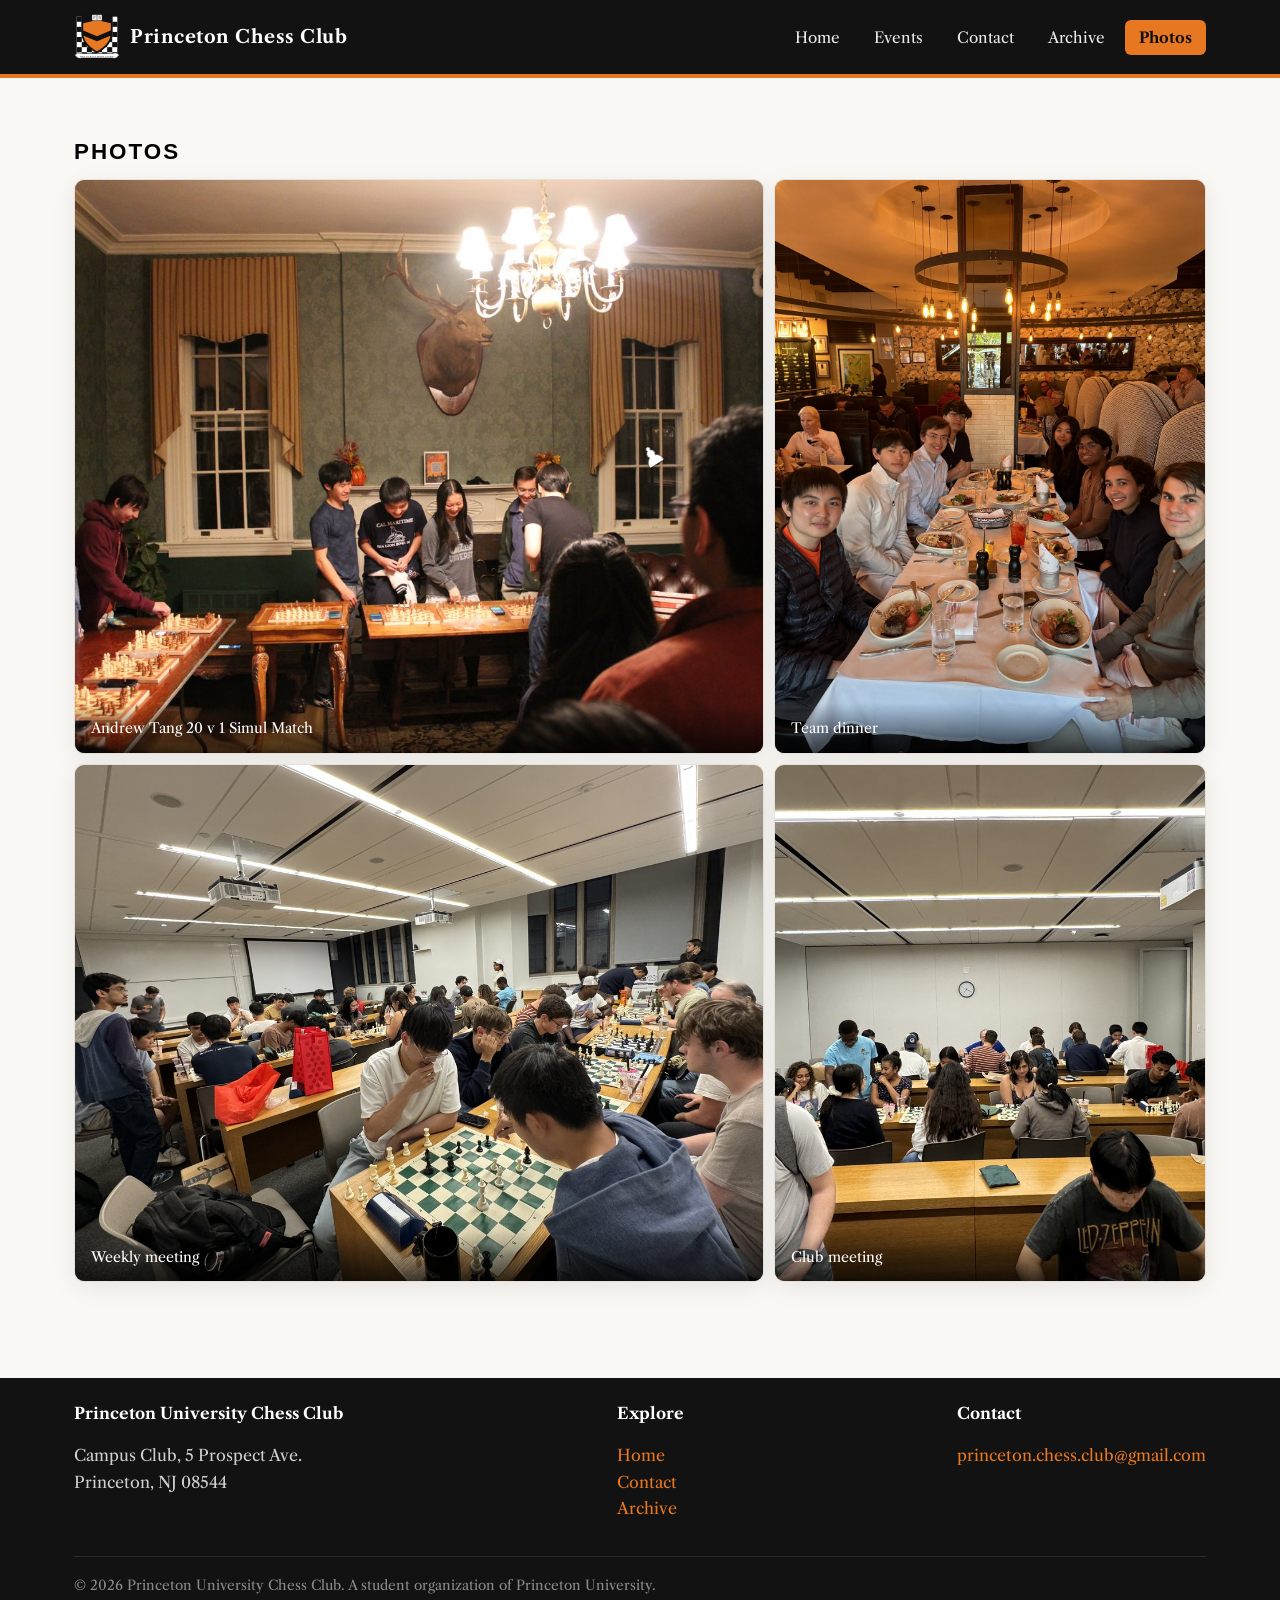
<file: photos.html>
<!DOCTYPE html>
<html lang="en">
<head>
<meta charset="UTF-8">
<meta name="viewport" content="width=device-width, initial-scale=1">
<title>Photos — Princeton University Chess Club</title>
<link rel="stylesheet" href="styles.css">
</head>
<body>

<nav class="nav">
  <div class="nav-inner">
    <a href="index.html" class="nav-brand"><img class="brand-logo" src="logo.svg" alt="Princeton Chess Club logo"> Princeton Chess Club</a>
    <button class="nav-toggle" aria-label="Menu">&#9776;</button>
    <ul class="nav-links">
      <li><a href="index.html">Home</a></li>
      <li><a href="events.html">Events</a></li>
      <li><a href="contact.html">Contact</a></li>
      <li><a href="archive.html">Archive</a></li>
      <li><a href="photos.html" class="active">Photos</a></li>
    </ul>
  </div>
</nav>

<main class="container">
  <p class="eyebrow">Gallery</p>
  <h1 class="section-title">Photos</h1>

  <div class="collage">
    <div class="collage-item collage-hero">
      <div class="photo-frame">
        <img class="photo" src="photos/campus-club.jpg" alt="Chess club meeting at Campus Club">
        <div class="caption">Andrew Tang 20 v 1 Simul Match</div>
      </div>
    </div>
    <div class="collage-item collage-small">
      <div class="photo-frame">
        <img class="photo" src="photos/team-dinner.jpg" alt="Chess club team dinner">
        <div class="caption">Team dinner</div>
      </div>
    </div>
    <div class="collage-item collage-small">
      <div class="photo-frame">
        <img class="photo" src="photos/chess-session.jpg" alt="Weekly chess session">
        <div class="caption">Weekly meeting</div>
      </div>
    </div>
    <div class="collage-item collage-hero">
      <div class="photo-frame">
        <img class="photo" src="photos/club-meeting.jpg" alt="Club meeting group photo">
        <div class="caption">Club meeting</div>
      </div>
    </div>
  </div>
</main>

<footer class="footer">
  <div class="footer-inner">
    <div><h4>Princeton University Chess Club</h4><p>Campus Club, 5 Prospect Ave.<br>Princeton, NJ 08544</p></div>
    <div><h4>Explore</h4><p><a href="index.html">Home</a><br><a href="contact.html">Contact</a><br><a href="archive.html">Archive</a></p></div>
    <div><h4>Contact</h4><p><a href="mailto:princeton.chess.club@gmail.com">princeton.chess.club@gmail.com</a></p></div>
    <div class="copy">&copy; 2026 Princeton University Chess Club. A student organization of Princeton University.</div>
  </div>
</footer>

<script src="script.js"></script>
</body>
</html>
</file>
<file: styles.css>
/* ============================================================================
   Princeton Chess Club — shared stylesheet (used by every page)
   ----------------------------------------------------------------------------
   HOW THIS FILE IS ORGANISED (top to bottom):
     1. :root          — colour + size "variables" you can change in one place
     2. Base/reset     — page-wide defaults (fonts, background)
     3. Custom cursor  — hides the arrow and styles the chess-piece cursor
     4. Nav            — the top navigation bar
     5. Layout         — .container, section titles, the .eyebrow label
     6. Hero           — the big animated banner at the top of the home page
     7. Buttons        — .btn styles + hover animation
     8. Cards / grids  — reusable boxes and the column grids
     9. Members/Team   — officer cards and the 3D "tilt" effect
    10. Forms          — input styling
    11. Photos         — image frames + the graceful "fallback" placeholder
    12. Mission/Sponsors — home-page sections
    13. Events/Contact — tournament entries and the contact layout
    14. Footer
    15. Responsive     — phone/tablet adjustments (the @media block)

   TIP: To recolour the whole site, change the values in :root below.
        Every colour elsewhere is written as var(--name), so one edit cascades.
   ============================================================================ */

/* Site-wide font: Princeton Monticello (University brand face — used if installed
   locally) with a close Caslon-style web fallback (Libre Caslon Text). */
@import url('https://fonts.googleapis.com/css2?family=Libre+Caslon+Text:ital,wght@0,400;0,700;1,400&display=swap');

/* 1. VARIABLES — change a value here and it updates everywhere it's used */
:root {
  --orange: #e87722;       /* Princeton orange */
  --orange-dark: #c75f10;
  --black: #121212;
  --ink: #1d1d1d;
  --paper: #faf8f4;
  --card: #ffffff;
  --muted: #6b6b6b;
  --line: #e6e1d8;
  --shadow: 0 6px 24px rgba(0,0,0,.08);
  --maxw: 1180px;
}

* { box-sizing: border-box; }
html { scroll-behavior: smooth; }
body {
  margin: 0;
  font-family: "Georgia", "Times New Roman", serif;
  color: var(--ink);
  background: var(--paper);
  line-height: 1.65;
}
/* Hide the default arrow site-wide on fine pointers (custom cursor takes over) */
@media (pointer: fine) {
  html.custom-cursor-on, html.custom-cursor-on * { cursor: none !important; }
}

/* Custom pawn cursor — tilted like a normal arrow cursor (tip points up-left
   at the actual click point) but still clearly a chess pawn. The glyph's top
   sits at the pointer; we nudge + rotate it so the "point" lands on target. */
.cursor-piece {
  position: fixed; top: 0; left: 0; z-index: 10000; pointer-events: none;
  font-size: 26px; line-height: 1; transform-origin: 20% 8%;
  transform: translate(-18%, -6%) rotate(-32deg);
  color: #fff; text-shadow: 0 0 1.5px #111, 0 1px 2px rgba(0,0,0,.55);
  transition: font-size .18s ease, color .18s ease, transform .12s ease; will-change: transform;
}
.cursor-piece.hovering { font-size: 34px; color: var(--orange); }
.cursor-piece.clicking { transform: translate(-18%, -6%) rotate(-32deg) scale(.8); }
/* soft glow ring trailing behind */
.cursor-ring {
  position: fixed; top: 0; left: 0; z-index: 9999; pointer-events: none;
  width: 38px; height: 38px; border-radius: 50%; transform: translate(-50%, -50%);
  border: 2px solid rgba(232,119,34,.5);
  transition: width .25s ease, height .25s ease, opacity .3s, border-color .25s; opacity: 0;
}
.cursor-ring.hovering { width: 58px; height: 58px; border-color: rgba(232,119,34,.9); }

/* Scroll reveal */
.reveal { opacity: 0; transform: translateY(28px); transition: opacity .7s ease, transform .7s ease; }
.reveal.in { opacity: 1; transform: none; }

@media (prefers-reduced-motion: reduce) {
  .reveal { opacity: 1; transform: none; transition: none; }
  .cursor-piece, .cursor-ring { display: none !important; }
  html.custom-cursor-on, html.custom-cursor-on * { cursor: auto !important; }
}
/* Force Playfair Display everywhere (overrides all other font declarations) */
body, h1, h2, h3, h4, h5, h6, p, a, span, div, li, ul, blockquote,
input, select, textarea, button, table, th, td,
.nav-brand, .nav-links a, .eyebrow, .btn, .role, .meta, .num, .label,
.section-title, .section-sub, .mission-statement, .year-heading, .credit, .tag {
  font-family: 'Princeton Monticello', 'Monticello', 'Libre Caslon Text', Georgia, 'Times New Roman', serif !important;
}
h1, h2, h3, .nav-brand { font-family: 'Princeton Monticello', 'Monticello', 'Libre Caslon Text', Georgia, serif; }
a { color: var(--orange-dark); }
img { max-width: 100%; display: block; }

/* ---- Nav ---- */
.nav {
  position: sticky; top: 0; z-index: 50;
  background: var(--black);
  border-bottom: 4px solid var(--orange);
}
.nav-inner {
  max-width: var(--maxw); margin: 0 auto;
  display: flex; align-items: center; justify-content: space-between;
  padding: 14px 24px;
}
.nav-brand {
  color: #fff; font-weight: 800; font-size: 1.15rem;
  text-decoration: none; letter-spacing: .5px;
  display: flex; align-items: center; gap: 10px;
}
.nav-brand .knight { color: var(--orange); font-size: 1.5rem; display: inline-block; transition: transform .4s ease; }
.nav-brand:hover .knight { transform: rotate(360deg) scale(1.2); }
.nav-brand .brand-logo { height: 46px; width: auto; display: inline-block; transition: transform .4s ease; }
.nav-brand:hover .brand-logo { transform: rotate(-6deg) scale(1.1); }
.nav-links { display: flex; gap: 6px; list-style: none; margin: 0; padding: 0; }
.nav-links a {
  color: #eaeaea; text-decoration: none; font-family: "Helvetica Neue", Arial, sans-serif;
  font-size: .95rem; padding: 8px 14px; border-radius: 6px; transition: .2s;
}
.nav-links a:hover { background: #2a2a2a; color: #fff; }
.nav-links a.active { background: var(--orange); color: #111; font-weight: 700; }
.nav-toggle { display: none; background: none; border: 0; color: #fff; font-size: 1.6rem; cursor: pointer; }

/* ---- Layout ---- */
.container { max-width: var(--maxw); margin: 0 auto; padding: 56px 24px; }

/* ---- Curvy spine path (home page) ---- */
main { position: relative; }
main > section { position: relative; z-index: 1; }
.spine {
  position: absolute; top: 0; left: 0; width: 100%; height: 100%;
  pointer-events: none; z-index: 0; overflow: visible;
}
.spine-path {
  fill: none; stroke: var(--orange); stroke-width: 3;
  stroke-linecap: round; stroke-linejoin: round; opacity: .55;
  /* start fully hidden — JS sets the real values once the path is measured */
  stroke-dasharray: 99999;
  stroke-dashoffset: 99999;
  filter: drop-shadow(0 2px 6px rgba(232,119,34,.35));
  transition: stroke-dashoffset 1.7s cubic-bezier(.22,.61,.36,1);
  animation: spineBreathe 3.8s ease-in-out infinite;
}
/* the burst gently breathes — coming "in and out" around the scene */
@keyframes spineBreathe {
  0%, 100% { opacity: .5; }
  50%      { opacity: .72; }
}
/* Subtle variant for events / archive pages — sits behind all text */
.spine-subtle { z-index: -1; }
.spine-subtle .spine-path {
  stroke-width: 1.8; opacity: .32;
  filter: drop-shadow(0 1px 4px rgba(232,119,34,.2));
}
@media (prefers-reduced-motion: reduce) {
  .spine-path { animation: none; }
}

/* ---- Contact page "Connect with us" animation ---- */
.connect-cta {
  position: relative;
  display: flex; align-items: center; justify-content: center;
  gap: 12px; margin: 8px auto 36px;
  width: fit-content;
}
.connect-text {
  font-family: "Helvetica Neue", Arial, sans-serif;
  font-size: 1rem; font-weight: 700; letter-spacing: 2.5px;
  text-transform: uppercase; color: var(--orange);
  animation: connectFade 2.8s ease-in-out infinite;
}
.connect-pulse {
  display: inline-block; width: 10px; height: 10px;
  border-radius: 50%; background: var(--orange);
  animation: connectPulse 2.8s ease-in-out infinite;
}
@keyframes connectFade {
  0%, 100% { opacity: .5; }
  50%       { opacity: 1; }
}
@keyframes connectPulse {
  0%, 100% { transform: scale(1); opacity: .5; }
  50%       { transform: scale(1.45); opacity: 1; }
}
@media (prefers-reduced-motion: reduce) {
  .connect-text, .connect-pulse { animation: none; opacity: 1; }
}
/* Subheaders are centred so the curve runs down the middle, over the text.
   script.js nudges them slightly left/right so the line gently weaves. */
.spine-target {
  text-align: center;
  display: block;
  margin-left: auto; margin-right: auto;
  transition: transform .7s cubic-bezier(.22,1,.36,1), font-weight .25s ease, color .25s ease;
  will-change: transform;
}
/* Give each subheader clear breathing room so it reads as a header
   sitting cleanly above its section content. */
.spine-target.eyebrow { margin-bottom: 6px; }
.spine-target.section-title { margin-top: 4px; margin-bottom: 28px; }
/* When the drawn path reaches a header, it "lights up" — bolder and emphasised. */
.spine-lit { font-weight: 800 !important; color: var(--orange-dark); }
.spine-lit.section-title { letter-spacing: .3px; }
.section-title { margin: 0 0 8px; position: relative; }
/* Section titles copy the "Sponsored by" eyebrow specs EXACTLY. */
.eyebrow, .section-title {
  font-family: "Helvetica Neue", Arial, sans-serif !important;
  text-transform: uppercase !important; letter-spacing: 2px !important;
  font-size: 1.4rem !important; font-weight: 800 !important;
}
/* (section-title underline removed) */
.section-sub { color: var(--muted); margin: 0 0 32px; font-size: 1.05rem; text-align: center;
  font-family: "Helvetica Neue", Arial, sans-serif !important; letter-spacing: .5px; }
.eyebrow {
  font-family: "Helvetica Neue", Arial, sans-serif; text-transform: uppercase;
  letter-spacing: 2px; font-size: 1.4rem; color: var(--orange-dark); font-weight: 800;
  display: none;
}
/* keep the hero eyebrow visible if ever re-added there */
.hero .eyebrow { display: block; }

/* ---- Hero ---- */
.hero {
  position: relative; overflow: hidden;
  color: #fff; text-align: center; padding: 34px 24px 40px;
  background: linear-gradient(125deg, #0d0d0d, #1c1205, #3a1f02, #0d0d0d);
  background-size: 300% 300%;
  animation: gradientFlow 16s ease infinite;
}
@keyframes gradientFlow {
  0% { background-position: 0% 50%; }
  50% { background-position: 100% 50%; }
  100% { background-position: 0% 50%; }
}
/* drifting checkerboard layer */
.hero::before {
  content: ""; position: absolute; top: 0; left: 0; right: 0; bottom: -64px; z-index: 0; opacity: .10;
  background: repeating-conic-gradient(#fff 0% 25%, transparent 0% 50%) 0 / 64px 64px;
  animation: boardDrift 40s linear infinite;
}
@keyframes boardDrift { from { transform: translateY(0); } to { transform: translateY(-64px); } }
/* radial glow that breathes */
.hero::after {
  content: ""; position: absolute; left: 50%; top: 42%; z-index: 0;
  width: 760px; height: 760px; transform: translate(-50%, -50%);
  background: radial-gradient(circle, rgba(232,119,34,.18), rgba(232,119,34,0) 65%);
  animation: breathe 7s ease-in-out infinite;
}
@keyframes breathe { 0%,100% { opacity: .32; transform: translate(-50%,-50%) scale(1); } 50% { opacity: .5; transform: translate(-50%,-50%) scale(1.18); } }

.hero > * { position: relative; z-index: 2; }
.hero-corner {
  position: absolute; top: 16px; left: 20px; z-index: 3;
  font-family: 'Princeton Monticello', 'Monticello', Georgia, serif;
  font-size: .95rem; letter-spacing: .5px; color: #fff; opacity: .85;
}
.hero h1 {
  font-size: 3.6rem; margin: 0 0 10px; line-height: 1.08; letter-spacing: -1px;
  /* Subtle holographic sheen across the whole title — mostly white with a
     faint iridescent drift so it reads clearly but shimmers. */
  background: linear-gradient(100deg,
    #ffffff 0%, #f3e3ff 18%, #ffffff 34%, #e6f3ff 50%,
    #ffffff 66%, #ffe9d2 82%, #ffffff 100%);
  background-size: 220% auto; -webkit-background-clip: text; background-clip: text;
  -webkit-text-fill-color: transparent; color: transparent;
  animation: heroIn 1s ease both, holo 9s ease-in-out infinite;
}
@keyframes holo { 0%,100% { background-position: 0% center; } 50% { background-position: 220% center; } }
/* "Chess" keeps a hint of orange, but softer than before so it blends in. */
.hero h1 .shimmer {
  background: linear-gradient(100deg, #ffe2c2 0%, #fff 35%, #ffd9a8 55%, #fff 75%, #ffe2c2 100%);
  background-size: 220% auto; -webkit-background-clip: text; background-clip: text;
  -webkit-text-fill-color: transparent; color: transparent;
  animation: shimmer 7s linear infinite;
}
@keyframes shimmer { to { background-position: 220% center; } }
.hero .rotator { display: block; font-size: 1.35rem; min-height: 1.6em; margin: 6px 0 26px; color: var(--orange); font-family: "Helvetica Neue", Arial, sans-serif; font-weight: 700; }
.hero .rotator .word { display: inline-block; animation: wordIn .5s ease; }
@keyframes wordIn { from { opacity: 0; transform: translateY(10px); } to { opacity: 1; transform: none; } }
.hero p { max-width: 620px; margin: 0 auto 22px; font-size: 1.15rem; color: #e2e2e2; animation: heroIn 1s ease .15s both; }
.hero .eyebrow { color: var(--orange); animation: heroIn 1s ease both; }
.hero .btn { animation: heroIn 1s ease .3s both; }
@keyframes heroIn { from { opacity: 0; transform: translateY(24px); } to { opacity: 1; transform: none; } }

/* scroll cue */
.scroll-cue { position: absolute; left: 50%; bottom: 26px; transform: translateX(-50%); z-index: 2; color: rgba(255,255,255,.7); font-size: 1.8rem; animation: bob 1.8s ease-in-out infinite; }
@keyframes bob { 0%,100% { transform: translate(-50%,0); } 50% { transform: translate(-50%,10px); } }

/* wave divider */
.wave { display: block; width: 100%; height: 70px; margin-top: -1px; }
.wave path { fill: var(--paper); }

/* stats band */
.stats { background: var(--black); color: #fff; }
.stats-inner { max-width: var(--maxw); margin: 0 auto; padding: 46px 24px; display: grid; grid-template-columns: repeat(4,1fr); gap: 24px; text-align: center; }
.stat .num { font-family: "Helvetica Neue", Arial, sans-serif; font-size: 2.8rem; font-weight: 800; color: var(--orange); line-height: 1; }
.stat .label { font-family: "Helvetica Neue", Arial, sans-serif; text-transform: uppercase; letter-spacing: 1px; font-size: .8rem; color: #bbb; margin-top: 6px; }

/* marquee */
.marquee { background: var(--orange); color: #111; overflow: hidden; white-space: nowrap; padding: 12px 0; font-family: "Helvetica Neue", Arial, sans-serif; font-weight: 700; }
.marquee .track { display: inline-block; padding-left: 100%; animation: scrollx 22s linear infinite; }
.marquee span { margin: 0 28px; }
@keyframes scrollx { to { transform: translateX(-100%); } }
.marquee:hover .track { animation-play-state: paused; }

/* Floating chess pieces in hero */
.float-piece {
  position: absolute; z-index: 1; color: rgba(232,119,34,.18);
  font-size: 3.4rem; pointer-events: none; user-select: none;
  animation: floatY linear infinite;
}
@keyframes floatY {
  0%   { transform: translateY(110%) rotate(0deg); opacity: 0; }
  10%  { opacity: 1; }
  90%  { opacity: 1; }
  100% { transform: translateY(-140%) rotate(20deg); opacity: 0; }
}

/* ---- Buttons ---- */
.btn {
  display: inline-block; font-family: "Helvetica Neue", Arial, sans-serif;
  background: var(--orange); color: #111; text-decoration: none; font-weight: 700;
  padding: 13px 26px; border-radius: 8px; border: 0; cursor: pointer; transition: .2s; font-size: 1rem;
}
.btn:hover { background: #fff; }
.btn.secondary { background: transparent; color: #fff; border: 2px solid var(--orange); }
.btn.secondary:hover { background: var(--orange); color: #111; }

/* ---- Cards / grids ---- */
.grid { display: grid; gap: 24px; }
.grid.cols-3 { grid-template-columns: repeat(3, 1fr); }
.grid.cols-2 { grid-template-columns: repeat(2, 1fr); }
.card {
  background: var(--card); border: 1px solid var(--line); border-radius: 12px;
  padding: 26px; box-shadow: var(--shadow);
  transition: transform .28s ease, box-shadow .28s ease, border-color .28s ease;
}
.card:hover { transform: translateY(-6px); box-shadow: 0 16px 36px rgba(0,0,0,.14); border-color: var(--orange); }
.card h3 { margin-top: 0; }
.card .icon { font-size: 2rem; display: inline-block; transition: transform .35s ease; }
.card:hover .icon { transform: rotate(-12deg) scale(1.18); }

.btn { transition: transform .2s ease, background .2s ease, box-shadow .2s ease; }
.btn:hover { transform: translateY(-3px); box-shadow: 0 8px 20px rgba(232,119,34,.4); }
.btn:active { transform: translateY(0); }

/* ---- Events ---- */
.event {
  display: flex; gap: 22px; align-items: center; background: var(--card);
  border: 1px solid var(--line); border-left: 6px solid var(--orange);
  border-radius: 10px; padding: 20px 24px; box-shadow: var(--shadow); margin-bottom: 16px;
}
.event .date {
  text-align: center; min-width: 78px; font-family: "Helvetica Neue", Arial, sans-serif;
}
.event .date .day { font-size: 1.9rem; font-weight: 800; color: var(--orange-dark); line-height: 1; }
.event .date .mon { text-transform: uppercase; font-size: .8rem; letter-spacing: 1px; color: var(--muted); }
.event .body { flex: 1; }
.event .body h3 { margin: 0 0 4px; }
.event .body p { margin: 0; color: var(--muted); }
.tag {
  display: inline-block; font-family: "Helvetica Neue", Arial, sans-serif; font-size: .72rem;
  text-transform: uppercase; letter-spacing: 1px; background: #1d1d1d; color: #fff;
  padding: 3px 10px; border-radius: 20px; margin-top: 6px;
}

/* ---- Members ---- */
.member { text-align: center; }
.avatar {
  width: 96px; height: 96px; border-radius: 50%; margin: 0 auto 14px;
  background: var(--orange); color: #111; display: flex; align-items: center; justify-content: center;
  font-family: "Helvetica Neue", Arial, sans-serif; font-weight: 800; font-size: 1.8rem;
  border: 3px solid #111;
}
/* Tilt / interactive team cards */
.tilt { transform-style: preserve-3d; transition: transform .15s ease, box-shadow .25s ease, border-color .25s ease; will-change: transform; }
.tilt .avatar, .tilt h3, .tilt .role { transition: transform .15s ease; transform: translateZ(28px); }
.team-banner {
  text-align: center; padding: 10px 0 6px;
}
.team-banner .lead-avatars { display: flex; justify-content: center; gap: -10px; }
.member h3 { margin: 0 0 2px; }
.member .role { color: var(--orange-dark); font-family: "Helvetica Neue", Arial, sans-serif; font-weight: 700; font-size: .9rem; }
.member .rating { color: var(--muted); font-size: .9rem; }

table.ratings { width: 100%; border-collapse: collapse; background: var(--card); box-shadow: var(--shadow); border-radius: 12px; overflow: hidden; }
table.ratings th, table.ratings td { padding: 14px 18px; text-align: left; border-bottom: 1px solid var(--line); }
table.ratings th { background: var(--black); color: #fff; font-family: "Helvetica Neue", Arial, sans-serif; font-size: .85rem; text-transform: uppercase; letter-spacing: 1px; }
table.ratings tr:last-child td { border-bottom: 0; }
table.ratings tr:hover td { background: #fdf3ea; }

/* ---- Forms ---- */
.form-wrap { background: var(--card); border: 1px solid var(--line); border-radius: 12px; padding: 32px; box-shadow: var(--shadow); }
.field { margin-bottom: 18px; }
.field label { display: block; font-family: "Helvetica Neue", Arial, sans-serif; font-weight: 600; margin-bottom: 6px; font-size: .92rem; }
.field input, .field select, .field textarea {
  width: 100%; padding: 12px 14px; border: 1px solid var(--line); border-radius: 8px;
  font-family: inherit; font-size: 1rem; background: #fff;
}
.field input:focus, .field select:focus, .field textarea:focus { outline: 2px solid var(--orange); border-color: var(--orange); }
.form-note { display: none; margin-top: 16px; padding: 14px; background: #eafaef; border: 1px solid #b7e6c6; border-radius: 8px; color: #1c6b38; font-family: "Helvetica Neue", Arial, sans-serif; }

/* ---- Misc ---- */
.split { display: grid; grid-template-columns: 1.2fr 1fr; gap: 40px; align-items: start; }
.info-list { list-style: none; padding: 0; margin: 0; }
.info-list li { padding: 10px 0; border-bottom: 1px solid var(--line); display: flex; gap: 12px; }
.info-list li b { font-family: "Helvetica Neue", Arial, sans-serif; min-width: 90px; }
.socials { display: flex; gap: 12px; flex-wrap: wrap; }
.socials a { background: var(--black); color: #fff; padding: 10px 16px; border-radius: 8px; text-decoration: none; font-family: "Helvetica Neue", Arial, sans-serif; font-size: .9rem; }
.socials a:hover { background: var(--orange); color: #111; }

/* ---- Photos ---- */
.photo-frame {
  position: relative; border-radius: 12px; overflow: hidden; box-shadow: var(--shadow);
  border: 1px solid var(--line); background: #ece7df;
}
.photo-frame img { width: 100%; height: 100%; object-fit: cover; display: block; transition: transform .6s ease; }
.photo-frame:hover img { transform: scale(1.06); }
.photo-frame .caption {
  position: absolute; left: 0; right: 0; bottom: 0; padding: 14px 16px 12px;
  background: linear-gradient(transparent, rgba(0,0,0,.72)); color: #fff;
  font-family: "Helvetica Neue", Arial, sans-serif; font-size: .88rem;
}
/* graceful fallback when a photo fails to load */
.photo-fallback {
  display: flex; align-items: center; justify-content: center; flex-direction: column;
  width: 100%; height: 100%; min-height: 200px; color: #b58a55; gap: 8px;
  background: repeating-conic-gradient(#efe7da 0% 25%, #e6dccb 0% 50%) 0 / 40px 40px;
}
.photo-fallback .pc { font-size: 2.6rem; }
.photo-fallback .lbl { font-family: "Helvetica Neue", Arial, sans-serif; font-size: .82rem; color: #8a6a3f; }

.gallery { display: grid; grid-template-columns: repeat(4, 1fr); gap: 14px; }
.gallery .photo-frame:nth-child(1) { grid-row: span 2; }
.gallery .photo-frame { min-height: 180px; }

/* Make all content text black (hero & footer keep their light text). */
main, main p, main h1, main h2, main h3, main h4, main li, main span,
main .section-sub, main .eyebrow, main .role, main .meta, main .credit,
main .mission-statement, .member-stack .member-info .bio {
  color: #000 !important;
}
main .mission-statement b { color: #000 !important; }
main .mission-statement .accent { color: var(--orange) !important; }
main .accent { color: var(--orange) !important; }

/* ---- Meet the team: big square photo + separate bio card beneath ---- */
.member-stack { display: flex; flex-direction: column; gap: 14px; align-items: center; align-self: stretch; }
/* Uniform portrait rectangles — every photo the same size, cropped to fill & centered. */
.member-stack .member-photo {
  border-radius: 14px; margin: 0 auto; width: 100%; max-width: 230px; aspect-ratio: 3 / 4; height: auto;
}
.member-stack .member-photo img {
  width: 100%; height: 100%; object-fit: cover; object-position: center top; display: block;
}
.member-stack .member-photo .photo-fallback { width: 100%; height: 100%; min-height: 0; }
.member-stack .member-info { text-align: center; padding: 20px; width: 100%; max-width: 280px; flex: 1; }
.member-stack .member-info h3 { margin: 0 0 4px; }
.member-stack .member-info .bio { margin: 12px 0 0; color: var(--muted); font-size: .95rem; text-align: left; }

/* ---- Etched stick-figure scene beside Suriya ---- */
.etch-scene {
  grid-column: span 2; margin: 0; align-self: stretch;
  display: flex; align-items: center; justify-content: center;
  min-height: 360px; padding: 6px; position: relative; z-index: 0;
}
.etch-scene svg {
  width: 100%; height: 100%; max-width: none;
  color: #6b4626; /* warm cocoa ink for a cozier feel */
  opacity: .5; mix-blend-mode: multiply;
}
.etch-scene .etch-caption {
  font-family: 'Princeton Monticello', 'Monticello', Georgia, serif;
  font-size: 13px; letter-spacing: 1px; fill: currentColor; opacity: .85;
}

/* Speech-bubble overlay: full opacity, on top, NOT faded/blended like the sketch. */
.etch-scene svg.etch-bubbles {
  position: absolute; inset: 0; width: 100%; height: 100%;
  opacity: 1; mix-blend-mode: normal; color: inherit; pointer-events: none;
}
.etch-bubbles text {
  fill: #111; text-anchor: middle; font-weight: 700;
  font-family: "Helvetica Neue", Arial, sans-serif; font-size: 13px;
}
.etch-bubbles .bub {
  opacity: 0; transform-box: fill-box; transform-origin: center bottom;
  animation: bubPop 12s ease-in-out infinite;
}
@keyframes bubPop {
  0%   { opacity: 0; transform: scale(.25); }
  3%   { opacity: 1; transform: scale(1.12); }
  6%   { transform: scale(1); }
  17%  { opacity: 1; transform: scale(1); }
  21%  { opacity: 0; transform: scale(.8); }
  100% { opacity: 0; transform: scale(.8); }
}
@media (prefers-reduced-motion: reduce) {
  .etch-bubbles .bub { animation: none; opacity: 1; }
}

/* Subtle facial "animations" — give each onlooker its own little tic. */
.etch-ink .gasp, .etch-ink .blink, .etch-ink .talk, .etch-ink .furrow {
  transform-box: fill-box; transform-origin: center;
}
.etch-ink .gasp   { animation: etchGasp 2.6s ease-in-out infinite; }
.etch-ink .blink  { animation: etchBlink 4.2s steps(1, end) infinite; }
.etch-ink .talk   { animation: etchTalk 1.7s ease-in-out infinite; }
.etch-ink .furrow { animation: etchFurrow 3.4s ease-in-out infinite; }
@keyframes etchGasp   { 0%,100% { transform: scaleY(.55); } 50% { transform: scaleY(1.15); } }
@keyframes etchBlink  { 0%,90%,100% { transform: scaleY(1); } 95% { transform: scaleY(.12); } }
@keyframes etchTalk   { 0%,100% { transform: translateY(0); } 50% { transform: translateY(1.3px); } }
@keyframes etchFurrow { 0%,100% { transform: translateY(0); } 50% { transform: translateY(-1.1px); } }
@media (prefers-reduced-motion: reduce) {
  .etch-ink .gasp, .etch-ink .blink, .etch-ink .talk, .etch-ink .furrow { animation: none; }
}
@media (max-width: 760px) { .etch-scene { display: none; } }

/* ---- Mission / values ---- */
.values .card { border-top: 4px solid var(--orange); }
.mission-statement {
  font-size: 1.15rem; line-height: 1.6; max-width: 900px; margin-left: auto; margin-right: auto;
  text-align: center; font-family: "Georgia", serif; white-space: nowrap;
}
@media (max-width: 900px) {
  .mission-statement { white-space: normal; }
}
.mission-statement b { font-weight: 500; }
.mission-statement b { color: var(--orange-dark); }

/* ---- Sponsors ---- */
.sponsors-label { display: block; text-align: center; margin: -34px 0 12px; }
.sponsors { background: #fff; border-top: 1px solid var(--line); border-bottom: 1px solid var(--line); }
.sponsors-inner { max-width: var(--maxw); margin: 0 auto; padding: 64px 24px; text-align: center; }
.sponsor-logos { display: flex; gap: 50px; justify-content: center; align-items: center; flex-wrap: wrap; margin-top: 22px; }
.sponsor-logos img { max-height: 140px; max-width: 400px; filter: none; opacity: 1; transition: filter .3s, opacity .3s, transform .3s; }
.sponsor-logos a:hover img { filter: none; opacity: 1; transform: scale(1.06); }

/* Animated sponsors band (the one moved above the mission) */
.sponsors-hero {
  position: relative; overflow: hidden;
  background: linear-gradient(120deg, #fff 0%, #fff7ef 45%, #ffe9d2 50%, #fff7ef 55%, #fff 100%);
  background-size: 220% 100%; animation: sponsorSheen 7s ease-in-out infinite;
}
@keyframes sponsorSheen { 0%,100% { background-position: 0% 0; } 50% { background-position: 100% 0; } }

/* Title: animated gradient text that keeps moving + a growing underline */
.sponsor-title {
  font-size: 1rem; letter-spacing: 4px; position: relative; display: inline-block;
  background: linear-gradient(90deg, var(--orange) 0%, #c75f10 25%, #111 50%, #c75f10 75%, var(--orange) 100%);
  background-size: 220% auto; -webkit-background-clip: text; background-clip: text;
  -webkit-text-fill-color: transparent; color: transparent;
  animation: titleFlow 5s linear infinite, titlePulse 2.6s ease-in-out infinite;
}
@keyframes titleFlow { to { background-position: 220% center; } }
@keyframes titlePulse { 0%,100% { transform: scale(1); } 50% { transform: scale(1.04); } }
.sponsor-title::after {
  content: ""; position: absolute; left: 50%; bottom: -8px; transform: translateX(-50%);
  height: 3px; width: 0; background: var(--orange); border-radius: 3px;
  animation: titleLine 2.6s ease-in-out infinite;
}
@keyframes titleLine { 0%,100% { width: 30px; opacity: .6; } 50% { width: 120px; opacity: 1; } }

/* Logos: float in, then gently bob, with a glow pulse behind them */
.sponsor-item { position: relative; display: inline-flex; animation: logoFloat 4.5s ease-in-out infinite; }
.sponsor-item:nth-child(2) { animation-delay: .6s; }
.sponsor-item::before {
  content: ""; position: absolute; inset: -18px; border-radius: 50%;
  background: radial-gradient(circle, rgba(232,119,34,.28), transparent 70%);
  opacity: 0; transition: opacity .35s; z-index: -1;
}
.sponsor-item:hover::before { opacity: 1; }
@keyframes logoFloat { 0%,100% { transform: translateY(0); } 50% { transform: translateY(-8px); } }

@media (prefers-reduced-motion: reduce) {
  .sponsors-hero, .sponsor-title, .sponsor-title::after, .sponsor-item { animation: none; }
  .sponsor-title { -webkit-text-fill-color: var(--orange-dark); color: var(--orange-dark); }
}

/* ---- Tournament / event entries (Events page) ----
   Each past tournament is an ".event-entry": a card with an optional photo,
   a title, a meta line (place + date), and a description paragraph. */
.event-entry {
  background: var(--card); border: 1px solid var(--line); border-left: 6px solid var(--orange);
  border-radius: 12px; padding: 26px 28px; margin-bottom: 22px; box-shadow: var(--shadow);
}
.event-entry h3 { margin: 0 0 4px; font-size: 1.35rem; }
.event-entry .meta {
  font-family: "Helvetica Neue", Arial, sans-serif; color: var(--orange-dark);
  font-weight: 700; font-size: .9rem; margin-bottom: 10px;
}
.event-entry .donors { font-style: italic; color: var(--muted); font-size: .92rem; }
.year-heading { font-size: 1.5rem; margin: 46px 0 20px; }

/* A photo that sits above an event write-up — breaks out to full viewport width */
.event-photo {
  margin: 0 0 22px;
  max-width: 1000px; width: 100%;

  margin-left: auto;
  margin-right: auto;
}
.event-photo .photo-frame {
  border-radius: 12px;
  max-height: 500px;
  overflow: hidden;
}
.event-photo .photo-frame img {
  width: 100%;
  height: 100%;
  object-fit: cover;
  object-position: center 30%;
  display: block;
}
.event-photo .credit {
  font-size: .85rem; color: var(--muted); margin-top: 6px; font-style: italic;
  max-width: var(--maxw); margin-left: auto; margin-right: auto; padding: 0 24px;
}

/* Full-width photo grids (e.g. cols-2) */
.grid.cols-2:has(.event-photo) {
  max-width: 1000px; width: 100%;

  margin-left: auto;
  margin-right: auto;
  padding: 0;
  gap: 4px;
}
.grid.cols-2:has(.event-photo) .event-photo {
  width: auto;
  left: auto;
  right: auto;
  margin-left: 0;
  margin-right: 0;
  margin-bottom: 0;
}
.grid.cols-2:has(.event-photo) .event-photo .photo-frame {
  max-height: 400px;
  overflow: hidden;
}
.grid.cols-2:has(.event-photo) .event-photo .photo-frame img {
  width: 100%;
  height: 100%;
  object-fit: cover;
  object-position: center center;
}
.grid.cols-2:has(.event-photo) .event-photo .credit {
  max-width: none;
  padding: 0 12px;
}

/* Two announcement boxes at the top of the Events page */
.announce { display: grid; grid-template-columns: 1fr 1fr; gap: 22px; margin-bottom: 16px; }
.announce .card h3 { margin-top: 0; }
/* The secondary button uses white text for the dark hero; on the white
   announcement card it must use dark/orange text so it's readable. */
.announce .btn.secondary { color: var(--orange-dark); border-color: var(--orange); }
.announce .btn.secondary:hover { color: #111; }

/* ---- Contact page ---- */
.contact-grid { display: grid; grid-template-columns: 1.2fr 1fr; gap: 32px; align-items: start; }
.contact-grid .big-email { font-size: 1.25rem; font-family: "Helvetica Neue", Arial, sans-serif; font-weight: 700; }
.map-embed { width: 100%; height: 320px; border: 0; border-radius: 12px; box-shadow: var(--shadow); }

@media (max-width: 820px) {
  .announce, .contact-grid { grid-template-columns: 1fr; }
}

/* ---- Google Calendar ---- */
.calendar-section { margin: 40px 0 48px; }
.calendar-subtitle { color: var(--muted); font-size: .95rem; margin: 4px 0 20px; }
.calendar-wrapper {
  background: var(--card);
  border: 1px solid var(--line);
  border-radius: 10px;
  overflow: hidden;
  box-shadow: var(--shadow);
}
.calendar-embed {
  display: block;
  width: 100%;
  min-width: 100%;
  height: 900px;
  border: 0;
}
@media (max-width: 820px) {
  .calendar-embed { height: 650px; }
}

/* ---- Photo collage (Photos page) ---- */
.collage {
  display: grid;
  grid-template-columns: 1.6fr 1fr;
  grid-template-rows: auto auto;
  gap: 10px;
}
.collage-item .photo-frame {
  height: 100%;
  min-height: 260px;
  border-radius: 10px;
  overflow: hidden;
}
.collage-item .photo-frame img {
  width: 100%; height: 100%; object-fit: cover; display: block;
  object-position: center 70%;
  transition: transform .6s ease;
}
.collage-item .photo-frame:hover img { transform: scale(1.04); }
.collage-hero .photo-frame { min-height: 380px; }
/* On the second row, flip the layout: small left, hero right */
.collage-item:nth-child(3) { grid-column: 1; }
.collage-item:nth-child(4) { grid-column: 2; }
/* Swap sizes for row 2 */
.collage-item:nth-child(3) .photo-frame { min-height: 260px; }
.collage-item:nth-child(4) .photo-frame { min-height: 380px; }

@media (max-width: 820px) {
  .collage { grid-template-columns: 1fr; }
  .collage-item:nth-child(4) { grid-column: 1; }
  .collage-hero .photo-frame,
  .collage-item:nth-child(4) .photo-frame { min-height: 260px; }
}

/* ---- Footer ---- */
.footer { background: var(--black); color: #cfcfcf; margin-top: 40px; position: relative; z-index: 5; }
.footer-inner { max-width: var(--maxw); margin: 0 auto; padding: 22px 24px; display: flex; justify-content: space-between; flex-wrap: wrap; gap: 18px; }
.footer a { color: var(--orange); text-decoration: none; }
.footer h4 { color: #fff; font-family: "Helvetica Neue", Arial, sans-serif; margin: 0 0 10px; }
.footer .copy { width: 100%; border-top: 1px solid #2a2a2a; padding-top: 18px; font-size: .85rem; color: #8a8a8a; }

/* ---- Responsive ---- */
@media (max-width: 820px) {
  .grid.cols-3, .grid.cols-2 { grid-template-columns: 1fr; }
  .split { grid-template-columns: 1fr; }
  .stats-inner { grid-template-columns: repeat(2,1fr); }
  .hero h1 { font-size: 2.4rem; }
  .nav-toggle { display: block; }
  .nav-links {
    display: none; position: absolute; top: 100%; left: 0; right: 0;
    flex-direction: column; background: var(--black); padding: 12px 24px; gap: 4px;
  }
  .nav-links.open { display: flex; }
  .nav-inner { position: relative; }
}
</file>
